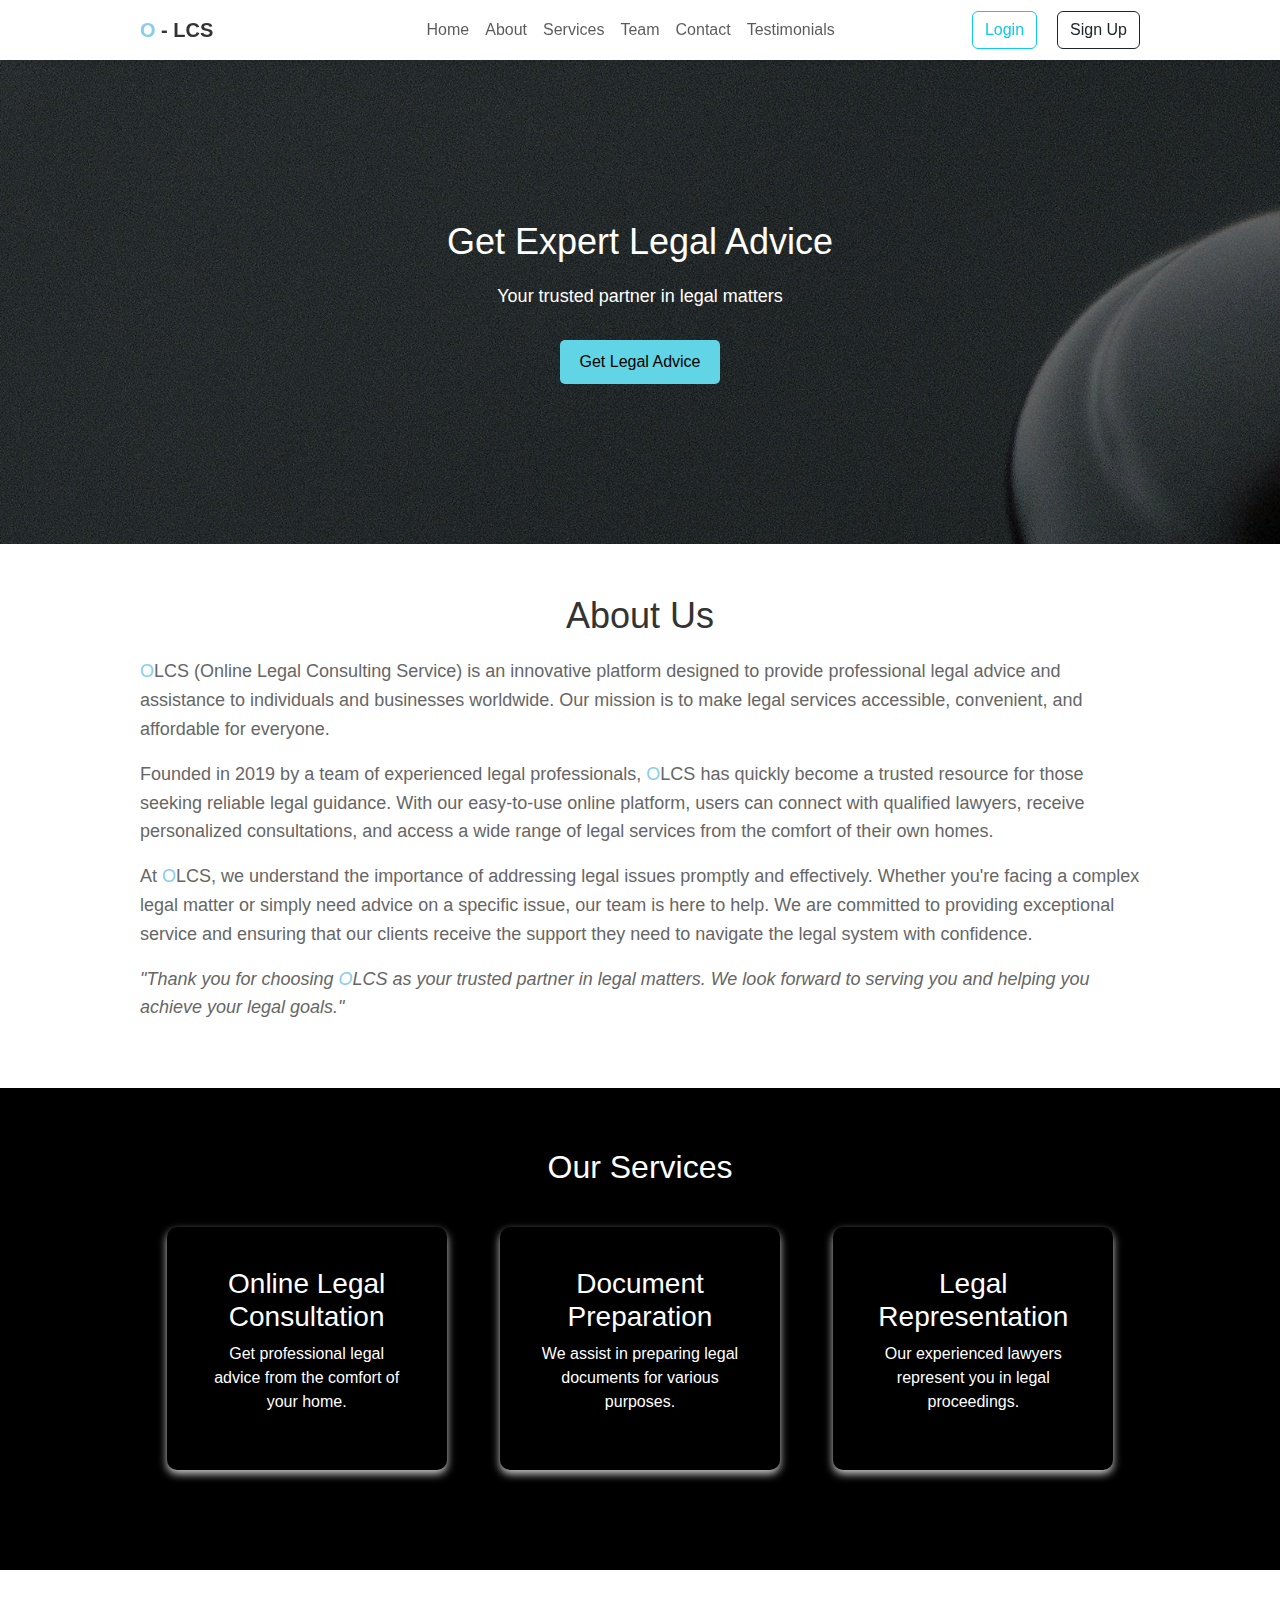
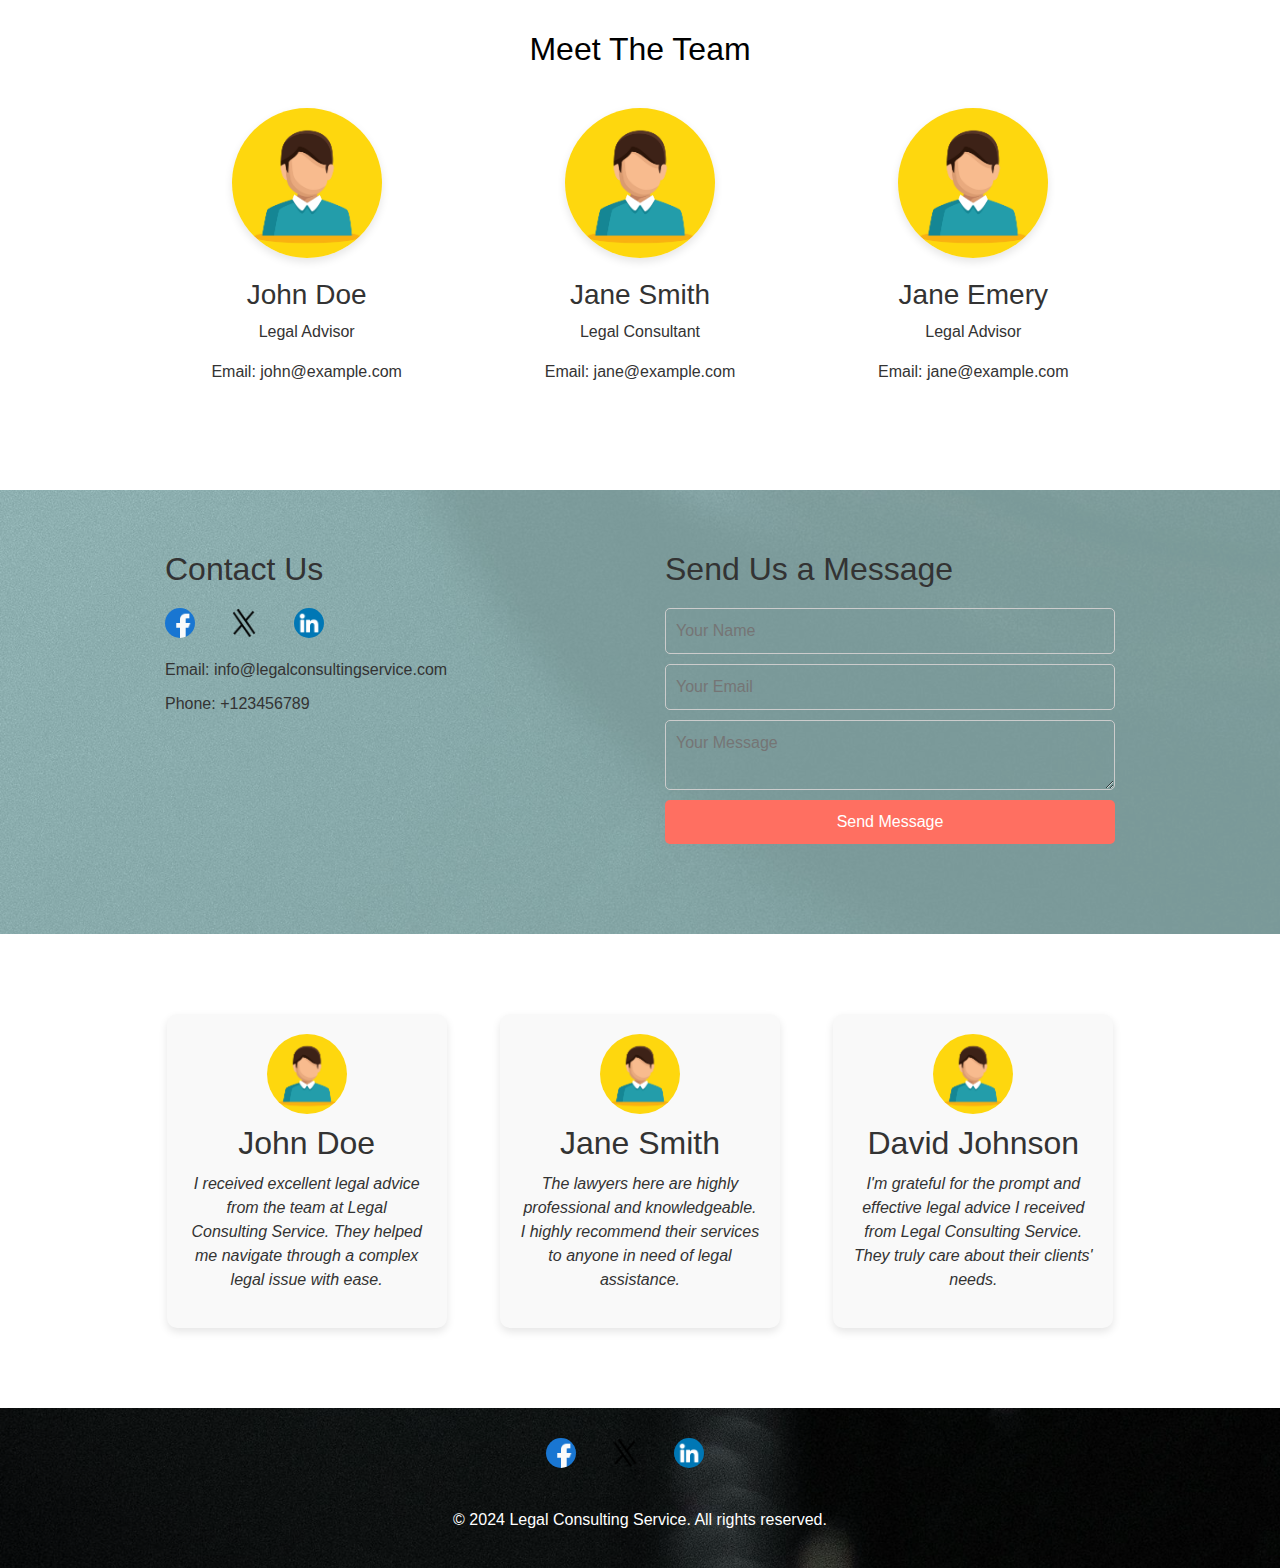
<file: index.html>
<!DOCTYPE html>
<html lang="en">
<head>
    <!-- Metadata and stylesheet links -->
    <meta charset="UTF-8">
    <meta name="viewport" content="width=device-width, initial-scale=1.0">
    <title>Legal Consulting Service</title>
    <link rel="stylesheet" type="text/css" href="bootstrap/css/bootstrap.min.css">
    <link rel="stylesheet" href="index.css">
</head>
<body>
    <header>
        <!-- Navigation bar -->
        <nav class="navbar navbar-expand-lg navbar-light bg-transparent">
            <div class="container">
                <!-- Brand logo -->
                <a class="navbar-brand" href="#"><span style="color: skyblue;">O</span> - LCS</a>
                <!-- Toggler button for mobile view -->
                <button class="navbar-toggler" type="button" data-toggle="collapse" data-target="#navbarNav" aria-controls="navbarNav" aria-expanded="false" aria-label="Toggle navigation">
                    <span class="navbar-toggler-icon"></span>
                </button>
                <!-- Navigation links -->
                <div class="collapse navbar-collapse" id="navbarNav" style="margin-left: 120px;">
                    <ul class="navbar-nav mx-auto">
                        <li class="nav-item">
                            <a class="nav-link" href="#home">Home</a>
                        </li>
                        <li class="nav-item">
                            <a class="nav-link" href="#about">About</a>
                        </li>
                        <li class="nav-item">
                            <a class="nav-link" href="#services">Services</a>
                        </li>
                        <li class="nav-item">
                            <a class="nav-link" href="#team">Team</a>
                        </li>
                        <li class="nav-item">
                            <a class="nav-link" href="#contact">Contact</a>
                        </li>
                        <li class="nav-item">
                            <a class="nav-link" href="#testimonials">Testimonials</a>
                        </li>
                    </ul>
                    <!-- Authentication buttons -->
                    <ul class="navbar-nav auth-buttons" style="margin-left: 60px;">
                        <li class="nav-item">
                            <a href="login/home.html"><button type="button" class="btn btn-outline-info">Login</button></a>
                        </li>
                        <li class="nav-item" style="margin-left: 20px;">
                            <a href="reg/index.html"><button type="button" class="btn btn-outline-dark">Sign Up</button></a>
                        </li>
                    </ul>
                </div>
            </div>
        </nav>
    </header>
    
    <!-- Hero section -->
    <section class="hero" id="home">
        <div class="container">
            <h1>Get Expert Legal Advice</h1>
            <p>Your trusted partner in legal matters</p>
            <a href="login/home.html" class="cta-btn">Get Legal Advice</a>
        </div>
    </section>
    
    <!-- About section -->
    <section class="about" id="about">
        <div class="container">
            <h2>About Us</h2>
            <p><span style="color: skyblue;">O</span>LCS (Online Legal Consulting Service) is an innovative platform designed to provide professional legal advice and assistance to individuals and businesses worldwide. Our mission is to make legal services accessible, convenient, and affordable for everyone.</p>
            <p>Founded in 2019 by a team of experienced legal professionals, <span style="color: skyblue;">O</span>LCS has quickly become a trusted resource for those seeking reliable legal guidance. With our easy-to-use online platform, users can connect with qualified lawyers, receive personalized consultations, and access a wide range of legal services from the comfort of their own homes.</p>
            <p>At <span style="color: skyblue;">O</span>LCS, we understand the importance of addressing legal issues promptly and effectively. Whether you're facing a complex legal matter or simply need advice on a specific issue, our team is here to help. We are committed to providing exceptional service and ensuring that our clients receive the support they need to navigate the legal system with confidence.</p>
            <p><i>"Thank you for choosing <span style="color: skyblue;">O</span>LCS as your trusted partner in legal matters. We look forward to serving you and helping you achieve your legal goals."</i></p>
        </div>
    </section>
    
    <!-- Services section -->
    <section class="services" id="services">
        <div class="container">
            <h2>Our Services</h2>
            <div class="service">
                <h3>Online Legal Consultation</h3>
                <p>Get professional legal advice from the comfort of your home.</p>
            </div>
            <div class="service">
                <h3>Document Preparation</h3>
                <p>We assist in preparing legal documents for various purposes.</p>
            </div>
            <div class="service">
                <h3>Legal Representation</h3>
                <p>Our experienced lawyers represent you in legal proceedings.</p>
            </div>
        </div>
    </section>
    
    <!-- Team section -->
    <section class="team" id="team">
        <div class="container">
            <h2>Meet The Team</h2>
            <div class="team-member">
                <img src="img/4.jpg" alt="Avatar">
                <h3>John Doe</h3>
                <p>Legal Advisor</p>
                <p>Email: john@example.com</p>
            </div>
            <div class="team-member">
                <img src="img/4.jpg" alt="Avatar">
                <h3>Jane Smith</h3>
                <p>Legal Consultant</p>
                <p>Email: jane@example.com</p>
            </div>
            <div class="team-member">
                <img src="img/4.jpg" alt="Avatar">
                <h3>Jane Emery</h3>
                <p>Legal Advisor</p>
                <p>Email: jane@example.com</p>
            </div>
        </div>
    </section>
    
    <!-- Contact section -->
    <section class="contact" id="contact">
        <div class="container">
            <div class="contact-info">
                <h2>Contact Us</h2>
                <!-- Social media links -->
                <div class="social-icons">
                    <a href="#"><img src="img/facebook.png" alt="Facebook"></a>
                    <a href="#"><img src="img/twitter.png" alt="Twitter"></a>
                    <a href="#"><img src="img/linkedin.png" alt="LinkedIn"></a>
                </div>
                <p>Email: info@legalconsultingservice.com</p>
                <p>Phone: +123456789</p>
            </div>
            <div class="contact-form">
                <h2>Send Us a Message</h2>
                <form action="#" method="post">
                    <input type="text" name="name" placeholder="Your Name" required>
                    <input type="email" name="email" placeholder="Your Email" required>
                    <textarea name="message" placeholder="Your Message" required></textarea>
                    <button type="submit">Send Message</button>
                </form>
            </div>
        </div>
    </section>
    
    <!-- Testimonials section -->
    <section class="testimonials" id="testimonials">
        <div class="container">
            <!-- Testimonials will be added dynamically by JavaScript -->
        </div>
    </section>
    
    <!-- Footer section -->
    <footer>
        <div class="container">
            <div class="social-icons">
                <a href="#"><img src="img/facebook.png" alt="Facebook"></a>
                <a href="#"><img src="img/twitter.png" alt="Twitter"></a>
                <a href="#"><img src="img/linkedin.png" alt="LinkedIn"></a>
            </div>
            <p class="copyright">© 2024 Legal Consulting Service. All rights reserved.</p>
        </div>
    </footer>
    <!-- JavaScript file -->
    <script src="index.js"></script>
</body>
</html>
</file>
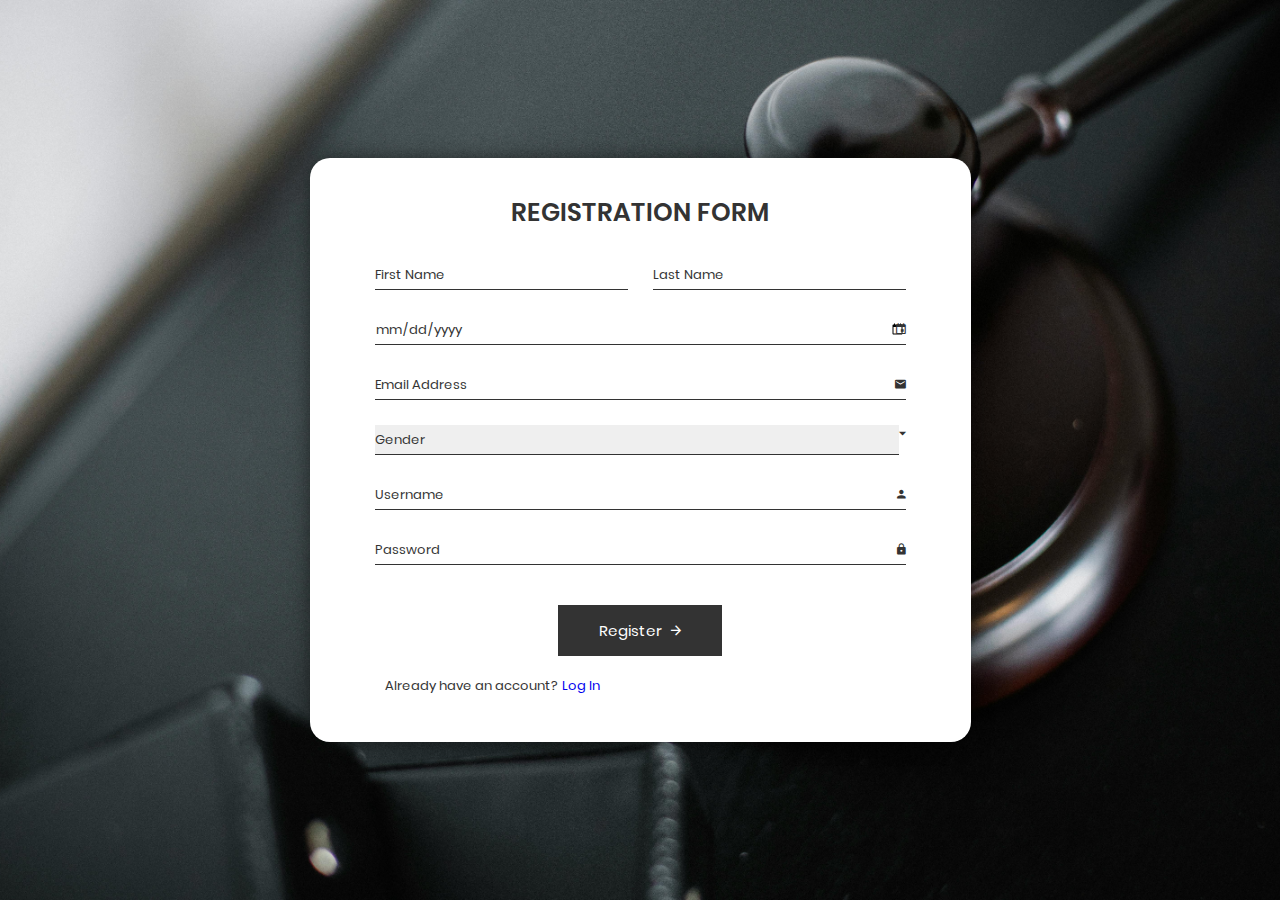
<file: reg/index.html>
<!DOCTYPE html>
<html>
<head>
    <meta charset="utf-8">
    <title>Register</title>
    <meta name="viewport" content="width=device-width, initial-scale=1.0">
    
    <!-- MATERIAL DESIGN ICONIC FONT -->
    <link rel="stylesheet" href="../fonts/material-design-iconic-font/css/material-design-iconic-font.min.css">

    <!-- STYLE CSS -->
    <link rel="stylesheet" href="style.css">
</head>
<body>
    <div class="wrapper">
        <div class="inner" style="padding-bottom: 0px; padding-top: 0px;">
            <!-- Registration Form -->
            <form id="registrationForm" action="register.php" method="POST">
                <h3>Registration Form</h3>
                
                <!-- First and Last Name Fields -->
                <div class="form-group">
                    <input type="text" name="firstname" placeholder="First Name" class="form-control" required>
                    <input type="text" name="lastname" placeholder="Last Name" class="form-control" required>
                </div>
                
                <!-- Birth Date Field -->
                <div class="form-wrapper">
                    <input type="date" name="birthDate" class="form-control" required>
                    <i class="zmdi zmdi-calendar"></i>
                </div>
                
                <!-- Email Field -->
                <div class="form-wrapper">
                    <input type="text" name="email" placeholder="Email Address" class="form-control" required>
                    <i class="zmdi zmdi-email"></i>
                    <span id="emailError" class="error"></span>
                </div>
                
                <!-- Gender Selection -->
                <div class="form-group">
                    <select name="gender" id="" class="form-control">
                        <option value="" disabled selected>Gender</option>
                        <option value="male">Male</option>
                        <option value="female">Female</option>
                    </select>
                    <i class="zmdi zmdi-caret-down" style="font-size: 17px"></i>
                </div>
                
                <!-- Username Field -->
                <div class="form-wrapper">
                    <input type="text" name="username" placeholder="Username" class="form-control" required>
                    <i class="zmdi zmdi-account"></i>
                    <span id="usernameError" class="error"></span>
                </div>
                
                <!-- Password Field -->
                <div class="form-wrapper">
                    <input type="password" name="password" placeholder="Password" class="form-control" required>
                    <i class="zmdi zmdi-lock"></i>
                </div>
                
                <!-- Register Button -->
                <button>Register
                    <i class="zmdi zmdi-arrow-right"></i>
                </button>
                
                <!-- Link to Login Page -->
                <p style="padding: 10px; margin-top: 10px;">
                    Already have an account? <a href="../login/home.html" style="text-decoration: none;">Log In</a>
                </p>
            </form>
        </div>
    </div>
</body>
</html>
</file>
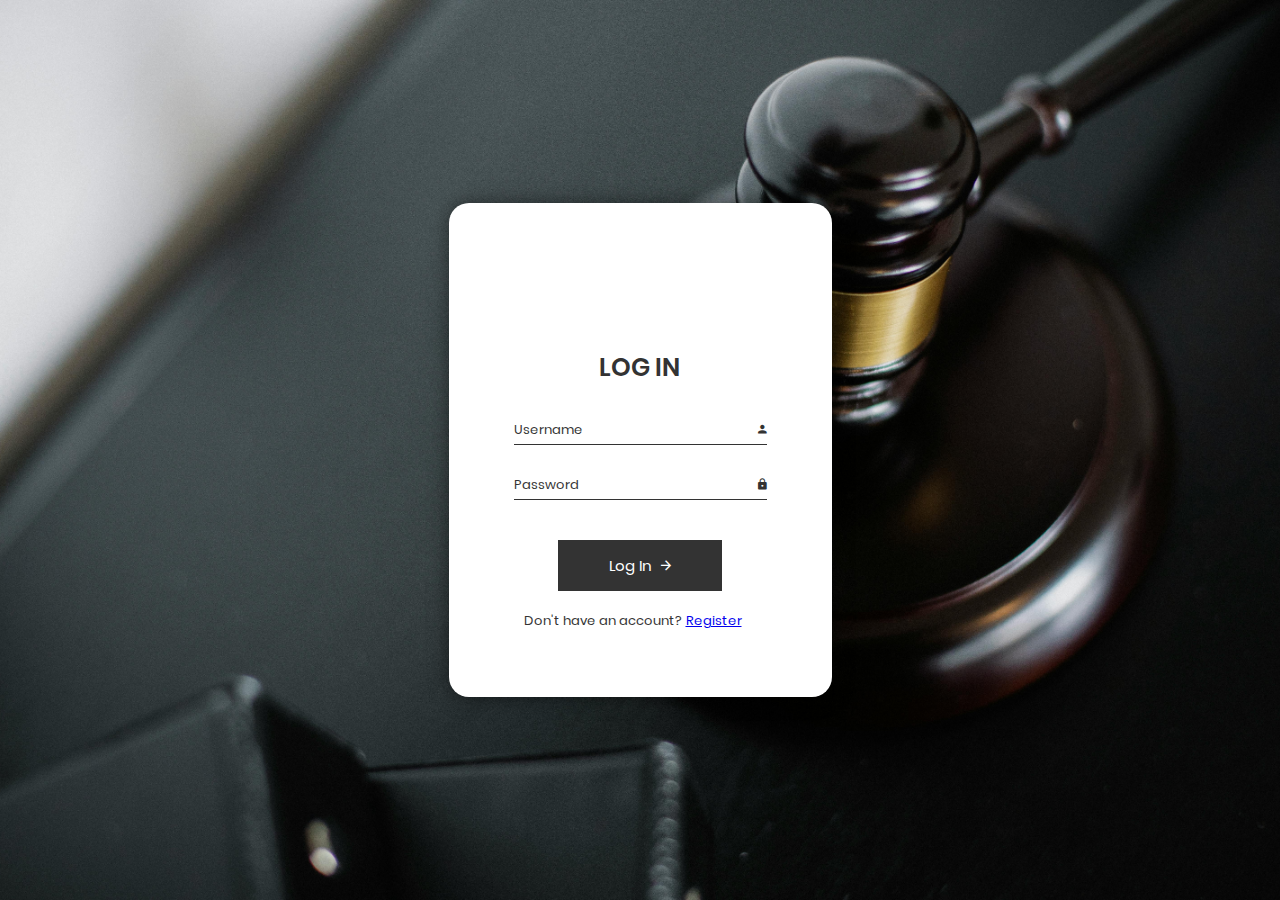
<file: login/home.html>
<!DOCTYPE html>
<html>
<head>
    <meta charset="utf-8">
    <title>Register</title>
    <meta name="viewport" content="width=device-width, initial-scale=1.0">
    
    <!-- MATERIAL DESIGN ICONIC FONT -->
    <link rel="stylesheet" href="../fonts/material-design-iconic-font/css/material-design-iconic-font.min.css">

    <!-- STYLE CSS -->
    <link rel="stylesheet" href="loginstyle.css">
</head>
<body>
    <div class="wrapper">
        <div class="inner">
            <form id="loginForm" action="login.php" method="POST" style="margin-top: 90px;">
                <h3>Log In</h3>
                <div class="form-wrapper">
                    <input id="usernameInput" type="text" name="Username" placeholder="Username" class="form-control" required>
                    <i class="zmdi zmdi-account"></i>
                </div>
                <div class="form-wrapper">
                    <input id="passwordInput" type="password" name="Password" placeholder="Password" class="form-control" required>
                    <i class="zmdi zmdi-lock"></i>
                </div>
                <button id="loginButton">Log In
                    <i class="zmdi zmdi-arrow-right"></i>
                </button>
                <p style="padding: 10px; margin-top: 10px;">Don't have an account? <a href="../reg/index.html">Register</a></p>
            </form>
        </div>
    </div>
</body>
</html>
</file>
<file: index.css>
/* General Styles */
* {
    margin: 0;
    padding: 0;
    box-sizing: border-box;
}

body {
    font-family: Arial, sans-serif;
    background-image: url('img/1.jpg');
    background-size: cover;
    background-position: center;
    color: #333333;
    margin-top: 60px; /* Adjust for the fixed navbar */
}

.container {
    width: 80%;
    margin: 0 auto;
}

/* Header Styles */
header {
    background-color: white;
    padding: 0;
    box-shadow: 0 2px 4px rgba(0, 0, 0, 0.1);
    position: fixed;
    width: 100%;
    top: 0;
}

.navbar {
    padding: 10px 0;
    background-color: white;
    box-shadow: none;
}

.navbar-brand {
    color: #333333;
    font-weight: bold;
}

.navbar-nav .nav-link {
    position: relative;
}

.navbar-nav .nav-link:hover {
    color: #000000;
    font-weight: bold;
}

.navbar-nav .nav-link:hover::after {
    content: "";
    position: absolute;
    bottom: 0;
    left: 0;
    width: 100%;
    height: 2px;
    background-color: #61d7ff;
    opacity: 0;
    transition: opacity 0.3s ease-in-out;
    animation: underline-fade 0.5s forwards;
}

@keyframes underline-fade {
    0% {
        opacity: 0;
        transform: translateY(10px);
    }
    100% {
        opacity: 1;
        transform: translateY(0);
    }
}

/* Hero Section Styles */
.hero {
    background-color: rgba(0, 0, 0, 0.5);
    color: #ffffff;
    text-align: center;
    padding: 160px 0;
}

.hero h1 {
    font-size: 36px;
    margin-bottom: 20px;
}

.hero p {
    font-size: 18px;
    margin-bottom: 30px;
}

.cta-btn {
    display: inline-block;
    padding: 10px 20px;
    background-color: #61d4e6;
    color: black;
    text-decoration: none;
    border-radius: 5px;
}

.cta-btn:hover {
    transform: scale(1.08);
    box-shadow: 0 8px 16px rgba(0, 0, 0, 0.2);
}
/* About Section */
.about {
    background-color: #ffffff;
    padding: 50px 0;
}

.about .container {
    display: flex;
    justify-content: center;
    align-items: center;
    flex-direction: column;
/*    text-align: center;*/
}

.about h2 {
    font-size: 36px;
    color: #333333;
    margin-bottom: 20px;
}

.about p {
    font-size: 18px;
    color: #666666;
    line-height: 1.6;
}

/* Services Section Styles */
.services {
    padding: 60px 0;
    background-color: black; /* 80% black */
}

.services .container {
    display: flex;
    flex-wrap: wrap; /* Allow items to wrap */
    justify-content: space-around;
    align-items: flex-start; /* Align items at the top */
}

.services h2 {
    width: 100%;
    text-align: center;
    margin-bottom: 40px;
    color: white; /* White text color */
}

.service {
    flex: 0 0 calc(30% - 20px); /* Adjust width to fit three cards on the same row */
    margin-bottom: 40px; /* Add margin between service cards */
    padding: 40px; /* Increase padding for larger cards */
    background-color: black; /* 20% other colors */
    border-radius: 10px;
    text-align: center;
    box-shadow: 0 4px 8px rgba(255, 255, 255, 0.8); /* Add box-shadow effect */
    transition: none; /* Remove hover effect */
    color: white; /* Text color */
}

.service h3 {
    color: white; /* Heading color */
}

.service p {
    color: white; /* Paragraph color */
}


/* team Section Styles */
.team {
    padding: 60px 0;
    background-color: white;
}
.team h2 {
    width: 100%;
    text-align: center;
    margin-bottom: 40px;
    color: black; /* White text color */
}

.team .container {
    display: flex;
    justify-content: space-around;
    align-items: flex-start; /* Align items at the top */
    flex-wrap: wrap; /* Allow items to wrap */
}

.team-member {
    text-align: center;
    margin-bottom: 30px; /* Add margin between team members */
}

.team-member img {
    width: 150px;
    height: 150px;
    border-radius: 50%;
    margin-bottom: 20px;
    box-shadow: 0 4px 8px rgba(0, 0, 0, 0.1);
    transition: transform 0.3s ease;
}

.team-member img:hover {
    transform: scale(1.1);
}

/* Contact Section Styles */
.contact {
    padding: 60px 0;
    background-color: rgba(204, 255, 255, 0.6);
}

.contact .container {
    display: flex;
    justify-content: space-around;
    align-items: flex-start;
    flex-wrap: wrap; /* Allow items to wrap */
}

.contact-info {
    flex: 0 0 45%;
    margin-bottom: 30px; /* Add margin between contact info and form */
}

.contact-info h2,
.contact-form h2 {
    margin-bottom: 20px;
}

.contact-info p {
    margin-bottom: 10px;
}

.contact-form {
    flex: 0 0 45%;
    margin-bottom: 30px; /* Add margin between contact info and form */
}

.contact-form form {
    display: flex;
    flex-direction: column;
}

.contact-form input,
.contact-form textarea {
    margin-bottom: 10px;
    padding: 10px;
    border: 1px solid #ccc;
    border-radius: 5px;
    background-color: transparent;
}

.contact-form button {
    padding: 10px 20px;
    background-color: #ff6f61;
    color: #ffffff;
    border: none;
    border-radius: 5px;
    cursor: pointer;
}

.contact-form button:hover {
    background-color: #e05041;
}

/* Testimonials Section Styles */
.testimonials {
    padding: 60px 0;
    background-color: #ffffff;
}
.testimonials .container {
    display: flex;
    flex-wrap: wrap; /* Allow testimonials to wrap */
    justify-content: space-around; /* Adjust spacing between testimonials */
}

.testimonial-card {
    flex: 0 0 calc(30% - 20px); /* Adjust width to fit three testimonials on the same row */
    margin: 20px; /* Add margin between testimonials */
    padding: 20px;
    background-color: #f9f9f9;
    border-radius: 10px;
    text-align: center;
    box-shadow: 0 4px 8px rgba(0, 0, 0, 0.1);
    transition: transform 0.3s ease;
}

.testimonial-card:hover {
    transform: translateY(-5px);
}

.testimonial-card .avatar {
    width: 80px;
    height: 80px;
    border-radius: 50%;
    margin: 0 auto 10px;
}

.testimonial-card h2 {
    margin-bottom: 10px;
}

.testimonial-card p {
    font-style: italic;
}

/* Footer Styles */
footer {
    background-color: rgba(0, 0, 0, 0.5);
    color: #ffffff;
    width: 100%;
    height: 100%;
    padding-bottom: 20px;
    padding-top: 10px;
    text-align: center;
    bottom: 0;
}

.social-icons {
    margin-top: 20px;
    padding-bottom: 20px;
}

.social-icons a {
    margin-right: 30px;
}

.social-icons img {
    width: 30px;
    height: 30px;
    border-radius: 50%;
    transition: transform 0.3s ease;
}

.social-icons img:hover {
    transform: scale(1.2);
}
.copyright{
    margin-top: 20px;
}
</file>
<file: reg/style.css>
@font-face {
  font-family: "Poppins-Regular";
  src: url("../fonts/poppins/Poppins-Regular.ttf");
}

@font-face {
  font-family: "Poppins-SemiBold";
  src: url("../fonts/poppins/Poppins-SemiBold.ttf");
}

* {
  box-sizing: border-box;
}

body {
  font-family: "Poppins-Regular";
  color: #333;
  font-size: 13px;
  margin: 0;
}

input, textarea, select, button {
  font-family: "Poppins-Regular";
  color: #333;
  font-size: 13px;
}

p, h1, h2, h3, h4, h5, h6, ul {
  margin: 0;
}

ul {
  padding-left: 0;
  margin-bottom: 0;
}

a:hover {
  text-decoration: none;
}

:focus {
  outline: none;
}

.wrapper {
  min-height: 100vh;
  background: url('../img/1.jpg') no-repeat;
  background-position: center;
  background-size: cover;
  display: flex;
  align-items: center;
}

.inner {
  padding: 20px;
  background: #fff;
  max-width: 850px;
  margin: auto;
  display: flex;
  border-radius: 20px;
  box-shadow: 0px 0px 20px rgba(0, 0, 0, 0.5); /* Add box shadow */
}

.inner form {
  width: 100%;
  padding: 36px 45px;
}

.inner h3 {
  text-transform: uppercase;
  font-size: 25px;
  font-family: "Poppins-SemiBold";
  text-align: center;
  margin-bottom: 28px;
}

.form-group {
  display: flex;
}

.form-group input {
  width: 50%;
}

.form-group input:first-child {
  margin-right: 25px;
}

.form-wrapper {
  position: relative;
}

.form-wrapper i {
  position: absolute;
  bottom: 9px;
  right: 0;
}

.form-control {
  border: 1px solid #333;
  border-top: none;
  border-right: none;
  border-left: none;
  display: block;
  width: 100%;
  height: 30px;
  padding: 0;
  margin-bottom: 25px;
}

.form-control::placeholder {
  font-size: 13px;
  color: #333;
  font-family: "Poppins-Regular";
}

select {
  -moz-appearance: none;
  -webkit-appearance: none;
  cursor: pointer;
  padding-left: 20px;
}

select option[value=""][disabled] {
  display: none;
}

button {
  border: none;
  width: 164px;
  height: 51px;
  margin: auto;
  margin-top: 40px;
  cursor: pointer;
  display: flex;
  align-items: center;
  justify-content: center;
  padding: 0;
  background: #333;
  font-size: 15px;
  color: #fff;
  vertical-align: middle;
}

button i {
  margin-left: 10px;
}

button:hover i,
button:focus i,
button:active i {
  animation-name: hvr-icon-wobble-horizontal;
  animation-duration: 1s;
  animation-timing-function: ease-in-out;
  animation-iteration-count: 1;
}

@keyframes hvr-icon-wobble-horizontal {
  16.65% {
    transform: translateX(6px);
  }
  33.3% {
    transform: translateX(-5px);
  }
  49.95% {
    transform: translateX(4px);
  }
  66.6% {
    transform: translateX(-2px);
  }
  83.25% {
    transform: translateX(1px);
  }
  100% {
    transform: translateX(0);
  }
}

@media (max-width: 767px) {
  .inner {
    display: block;
  }
  .inner form {
    width: 100%;
    padding: 40px 0 30px;
  }
  button {
    margin-top: 60px;
  }
}
</file>
<file: login/loginstyle.css>
@font-face {
  font-family: "Poppins-Regular";
  src: url("../fonts/poppins/Poppins-Regular.ttf");
}

@font-face {
  font-family: "Poppins-SemiBold";
  src: url("../fonts/poppins/Poppins-SemiBold.ttf");
}

* {
  box-sizing: border-box;
}

body {
  font-family: "Poppins-Regular";
  color: #333;
  font-size: 13px;
  margin: 0;
}

input, textarea, button {
  font-family: "Poppins-Regular";
  color: #333;
  font-size: 13px;
}

p, h1, h2, h3, h4, h5, h6, ul {
  margin: 0;
}
a:hover {
  text-decoration: none;
}

:focus {
  outline: none;
}

.wrapper {
  min-height: 100vh;
  background: url('../img/1.jpg') no-repeat;
  background-position: center;
  background-size: cover;
  display: flex;
  align-items: center;
}

.inner {
  padding: 20px;
  background: #fff;
  max-width: 850px;
  margin: auto;
  display: flex;
  border-radius: 20px;
  box-shadow: 0px 0px 20px rgba(0, 0, 0, 0.5); /* Add box shadow */
}

.inner form {
  width: 100%;
  padding: 36px 45px;
}

.inner h3 {
  text-transform: uppercase;
  font-size: 25px;
  font-family: "Poppins-SemiBold";
  text-align: center;
  margin-bottom: 28px;
}

.form-wrapper {
  position: relative;
}

.form-wrapper i {
  position: absolute;
  bottom: 9px;
  right: 0;
}

.form-control {
  border: 1px solid #333;
  border-top: none;
  border-right: none;
  border-left: none;
  display: block;
  width: 100%;
  height: 30px;
  padding: 0;
  margin-bottom: 25px;
}

.form-control::placeholder {
  font-size: 13px;
  color: #333;
  font-family: "Poppins-Regular";
}

button {
  border: none;
  width: 164px;
  height: 51px;
  margin: auto;
  margin-top: 40px;
  cursor: pointer;
  display: flex;
  align-items: center;
  justify-content: center;
  padding: 0;
  background: #333;
  font-size: 15px;
  color: #fff;
  vertical-align: middle;
}

button i {
  margin-left: 10px;
}

button:hover i,
button:focus i,
button:active i {
  animation-name: hvr-icon-wobble-horizontal;
  animation-duration: 1s;
  animation-timing-function: ease-in-out;
  animation-iteration-count: 1;
}

@keyframes hvr-icon-wobble-horizontal {
  16.65% {
    transform: translateX(6px);
  }
  33.3% {
    transform: translateX(-5px);
  }
  49.95% {
    transform: translateX(4px);
  }
  66.6% {
    transform: translateX(-2px);
  }
  83.25% {
    transform: translateX(1px);
  }
  100% {
    transform: translateX(0);
  }
}

@media (max-width: 767px) {
  .inner {
    display: block;
  }
  .inner form {
    width: 100%;
    padding: 40px 0 30px;
  }
  button {
    margin-top: 60px;
  }
}
</file>
<file: fonts/material-design-iconic-font/css/material-design-iconic-font.min.css>
@font-face{font-family:Material-Design-Iconic-Font;src:url(../fonts/Material-Design-Iconic-Font.woff2?v=2.2.0) format('woff2'),url(../fonts/Material-Design-Iconic-Font.woff?v=2.2.0) format('woff'),url(../fonts/Material-Design-Iconic-Font.ttf?v=2.2.0) format('truetype')}.zmdi{display:inline-block;font:normal normal normal 14px/1 'Material-Design-Iconic-Font';font-size:inherit;text-rendering:auto;-webkit-font-smoothing:antialiased;-moz-osx-font-smoothing:grayscale}.zmdi-hc-lg{font-size:1.33333333em;line-height:.75em;vertical-align:-15%}.zmdi-hc-2x{font-size:2em}.zmdi-hc-3x{font-size:3em}.zmdi-hc-4x{font-size:4em}.zmdi-hc-5x{font-size:5em}.zmdi-hc-fw{width:1.28571429em;text-align:center}.zmdi-hc-ul{padding-left:0;margin-left:2.14285714em;list-style-type:none}.zmdi-hc-ul>li{position:relative}.zmdi-hc-li{position:absolute;left:-2.14285714em;width:2.14285714em;top:.14285714em;text-align:center}.zmdi-hc-li.zmdi-hc-lg{left:-1.85714286em}.zmdi-hc-border{padding:.1em .25em;border:solid .1em #9e9e9e;border-radius:2px}.zmdi-hc-border-circle{padding:.1em .25em;border:solid .1em #9e9e9e;border-radius:50%}.zmdi.pull-left{float:left;margin-right:.15em}.zmdi.pull-right{float:right;margin-left:.15em}.zmdi-hc-spin{-webkit-animation:zmdi-spin 1.5s infinite linear;animation:zmdi-spin 1.5s infinite linear}.zmdi-hc-spin-reverse{-webkit-animation:zmdi-spin-reverse 1.5s infinite linear;animation:zmdi-spin-reverse 1.5s infinite linear}@-webkit-keyframes zmdi-spin{0%{-webkit-transform:rotate(0deg);transform:rotate(0deg)}100%{-webkit-transform:rotate(359deg);transform:rotate(359deg)}}@keyframes zmdi-spin{0%{-webkit-transform:rotate(0deg);transform:rotate(0deg)}100%{-webkit-transform:rotate(359deg);transform:rotate(359deg)}}@-webkit-keyframes zmdi-spin-reverse{0%{-webkit-transform:rotate(0deg);transform:rotate(0deg)}100%{-webkit-transform:rotate(-359deg);transform:rotate(-359deg)}}@keyframes zmdi-spin-reverse{0%{-webkit-transform:rotate(0deg);transform:rotate(0deg)}100%{-webkit-transform:rotate(-359deg);transform:rotate(-359deg)}}.zmdi-hc-rotate-90{-webkit-transform:rotate(90deg);-ms-transform:rotate(90deg);transform:rotate(90deg)}.zmdi-hc-rotate-180{-webkit-transform:rotate(180deg);-ms-transform:rotate(180deg);transform:rotate(180deg)}.zmdi-hc-rotate-270{-webkit-transform:rotate(270deg);-ms-transform:rotate(270deg);transform:rotate(270deg)}.zmdi-hc-flip-horizontal{-webkit-transform:scale(-1,1);-ms-transform:scale(-1,1);transform:scale(-1,1)}.zmdi-hc-flip-vertical{-webkit-transform:scale(1,-1);-ms-transform:scale(1,-1);transform:scale(1,-1)}.zmdi-hc-stack{position:relative;display:inline-block;width:2em;height:2em;line-height:2em;vertical-align:middle}.zmdi-hc-stack-1x,.zmdi-hc-stack-2x{position:absolute;left:0;width:100%;text-align:center}.zmdi-hc-stack-1x{line-height:inherit}.zmdi-hc-stack-2x{font-size:2em}.zmdi-hc-inverse{color:#fff}.zmdi-3d-rotation:before{content:'\f101'}.zmdi-airplane-off:before{content:'\f102'}.zmdi-airplane:before{content:'\f103'}.zmdi-album:before{content:'\f104'}.zmdi-archive:before{content:'\f105'}.zmdi-assignment-account:before{content:'\f106'}.zmdi-assignment-alert:before{content:'\f107'}.zmdi-assignment-check:before{content:'\f108'}.zmdi-assignment-o:before{content:'\f109'}.zmdi-assignment-return:before{content:'\f10a'}.zmdi-assignment-returned:before{content:'\f10b'}.zmdi-assignment:before{content:'\f10c'}.zmdi-attachment-alt:before{content:'\f10d'}.zmdi-attachment:before{content:'\f10e'}.zmdi-audio:before{content:'\f10f'}.zmdi-badge-check:before{content:'\f110'}.zmdi-balance-wallet:before{content:'\f111'}.zmdi-balance:before{content:'\f112'}.zmdi-battery-alert:before{content:'\f113'}.zmdi-battery-flash:before{content:'\f114'}.zmdi-battery-unknown:before{content:'\f115'}.zmdi-battery:before{content:'\f116'}.zmdi-bike:before{content:'\f117'}.zmdi-block-alt:before{content:'\f118'}.zmdi-block:before{content:'\f119'}.zmdi-boat:before{content:'\f11a'}.zmdi-book-image:before{content:'\f11b'}.zmdi-book:before{content:'\f11c'}.zmdi-bookmark-outline:before{content:'\f11d'}.zmdi-bookmark:before{content:'\f11e'}.zmdi-brush:before{content:'\f11f'}.zmdi-bug:before{content:'\f120'}.zmdi-bus:before{content:'\f121'}.zmdi-cake:before{content:'\f122'}.zmdi-car-taxi:before{content:'\f123'}.zmdi-car-wash:before{content:'\f124'}.zmdi-car:before{content:'\f125'}.zmdi-card-giftcard:before{content:'\f126'}.zmdi-card-membership:before{content:'\f127'}.zmdi-card-travel:before{content:'\f128'}.zmdi-card:before{content:'\f129'}.zmdi-case-check:before{content:'\f12a'}.zmdi-case-download:before{content:'\f12b'}.zmdi-case-play:before{content:'\f12c'}.zmdi-case:before{content:'\f12d'}.zmdi-cast-connected:before{content:'\f12e'}.zmdi-cast:before{content:'\f12f'}.zmdi-chart-donut:before{content:'\f130'}.zmdi-chart:before{content:'\f131'}.zmdi-city-alt:before{content:'\f132'}.zmdi-city:before{content:'\f133'}.zmdi-close-circle-o:before{content:'\f134'}.zmdi-close-circle:before{content:'\f135'}.zmdi-close:before{content:'\f136'}.zmdi-cocktail:before{content:'\f137'}.zmdi-code-setting:before{content:'\f138'}.zmdi-code-smartphone:before{content:'\f139'}.zmdi-code:before{content:'\f13a'}.zmdi-coffee:before{content:'\f13b'}.zmdi-collection-bookmark:before{content:'\f13c'}.zmdi-collection-case-play:before{content:'\f13d'}.zmdi-collection-folder-image:before{content:'\f13e'}.zmdi-collection-image-o:before{content:'\f13f'}.zmdi-collection-image:before{content:'\f140'}.zmdi-collection-item-1:before{content:'\f141'}.zmdi-collection-item-2:before{content:'\f142'}.zmdi-collection-item-3:before{content:'\f143'}.zmdi-collection-item-4:before{content:'\f144'}.zmdi-collection-item-5:before{content:'\f145'}.zmdi-collection-item-6:before{content:'\f146'}.zmdi-collection-item-7:before{content:'\f147'}.zmdi-collection-item-8:before{content:'\f148'}.zmdi-collection-item-9-plus:before{content:'\f149'}.zmdi-collection-item-9:before{content:'\f14a'}.zmdi-collection-item:before{content:'\f14b'}.zmdi-collection-music:before{content:'\f14c'}.zmdi-collection-pdf:before{content:'\f14d'}.zmdi-collection-plus:before{content:'\f14e'}.zmdi-collection-speaker:before{content:'\f14f'}.zmdi-collection-text:before{content:'\f150'}.zmdi-collection-video:before{content:'\f151'}.zmdi-compass:before{content:'\f152'}.zmdi-cutlery:before{content:'\f153'}.zmdi-delete:before{content:'\f154'}.zmdi-dialpad:before{content:'\f155'}.zmdi-dns:before{content:'\f156'}.zmdi-drink:before{content:'\f157'}.zmdi-edit:before{content:'\f158'}.zmdi-email-open:before{content:'\f159'}.zmdi-email:before{content:'\f15a'}.zmdi-eye-off:before{content:'\f15b'}.zmdi-eye:before{content:'\f15c'}.zmdi-eyedropper:before{content:'\f15d'}.zmdi-favorite-outline:before{content:'\f15e'}.zmdi-favorite:before{content:'\f15f'}.zmdi-filter-list:before{content:'\f160'}.zmdi-fire:before{content:'\f161'}.zmdi-flag:before{content:'\f162'}.zmdi-flare:before{content:'\f163'}.zmdi-flash-auto:before{content:'\f164'}.zmdi-flash-off:before{content:'\f165'}.zmdi-flash:before{content:'\f166'}.zmdi-flip:before{content:'\f167'}.zmdi-flower-alt:before{content:'\f168'}.zmdi-flower:before{content:'\f169'}.zmdi-font:before{content:'\f16a'}.zmdi-fullscreen-alt:before{content:'\f16b'}.zmdi-fullscreen-exit:before{content:'\f16c'}.zmdi-fullscreen:before{content:'\f16d'}.zmdi-functions:before{content:'\f16e'}.zmdi-gas-station:before{content:'\f16f'}.zmdi-gesture:before{content:'\f170'}.zmdi-globe-alt:before{content:'\f171'}.zmdi-globe-lock:before{content:'\f172'}.zmdi-globe:before{content:'\f173'}.zmdi-graduation-cap:before{content:'\f174'}.zmdi-home:before{content:'\f175'}.zmdi-hospital-alt:before{content:'\f176'}.zmdi-hospital:before{content:'\f177'}.zmdi-hotel:before{content:'\f178'}.zmdi-hourglass-alt:before{content:'\f179'}.zmdi-hourglass-outline:before{content:'\f17a'}.zmdi-hourglass:before{content:'\f17b'}.zmdi-http:before{content:'\f17c'}.zmdi-image-alt:before{content:'\f17d'}.zmdi-image-o:before{content:'\f17e'}.zmdi-image:before{content:'\f17f'}.zmdi-inbox:before{content:'\f180'}.zmdi-invert-colors-off:before{content:'\f181'}.zmdi-invert-colors:before{content:'\f182'}.zmdi-key:before{content:'\f183'}.zmdi-label-alt-outline:before{content:'\f184'}.zmdi-label-alt:before{content:'\f185'}.zmdi-label-heart:before{content:'\f186'}.zmdi-label:before{content:'\f187'}.zmdi-labels:before{content:'\f188'}.zmdi-lamp:before{content:'\f189'}.zmdi-landscape:before{content:'\f18a'}.zmdi-layers-off:before{content:'\f18b'}.zmdi-layers:before{content:'\f18c'}.zmdi-library:before{content:'\f18d'}.zmdi-link:before{content:'\f18e'}.zmdi-lock-open:before{content:'\f18f'}.zmdi-lock-outline:before{content:'\f190'}.zmdi-lock:before{content:'\f191'}.zmdi-mail-reply-all:before{content:'\f192'}.zmdi-mail-reply:before{content:'\f193'}.zmdi-mail-send:before{content:'\f194'}.zmdi-mall:before{content:'\f195'}.zmdi-map:before{content:'\f196'}.zmdi-menu:before{content:'\f197'}.zmdi-money-box:before{content:'\f198'}.zmdi-money-off:before{content:'\f199'}.zmdi-money:before{content:'\f19a'}.zmdi-more-vert:before{content:'\f19b'}.zmdi-more:before{content:'\f19c'}.zmdi-movie-alt:before{content:'\f19d'}.zmdi-movie:before{content:'\f19e'}.zmdi-nature-people:before{content:'\f19f'}.zmdi-nature:before{content:'\f1a0'}.zmdi-navigation:before{content:'\f1a1'}.zmdi-open-in-browser:before{content:'\f1a2'}.zmdi-open-in-new:before{content:'\f1a3'}.zmdi-palette:before{content:'\f1a4'}.zmdi-parking:before{content:'\f1a5'}.zmdi-pin-account:before{content:'\f1a6'}.zmdi-pin-assistant:before{content:'\f1a7'}.zmdi-pin-drop:before{content:'\f1a8'}.zmdi-pin-help:before{content:'\f1a9'}.zmdi-pin-off:before{content:'\f1aa'}.zmdi-pin:before{content:'\f1ab'}.zmdi-pizza:before{content:'\f1ac'}.zmdi-plaster:before{content:'\f1ad'}.zmdi-power-setting:before{content:'\f1ae'}.zmdi-power:before{content:'\f1af'}.zmdi-print:before{content:'\f1b0'}.zmdi-puzzle-piece:before{content:'\f1b1'}.zmdi-quote:before{content:'\f1b2'}.zmdi-railway:before{content:'\f1b3'}.zmdi-receipt:before{content:'\f1b4'}.zmdi-refresh-alt:before{content:'\f1b5'}.zmdi-refresh-sync-alert:before{content:'\f1b6'}.zmdi-refresh-sync-off:before{content:'\f1b7'}.zmdi-refresh-sync:before{content:'\f1b8'}.zmdi-refresh:before{content:'\f1b9'}.zmdi-roller:before{content:'\f1ba'}.zmdi-ruler:before{content:'\f1bb'}.zmdi-scissors:before{content:'\f1bc'}.zmdi-screen-rotation-lock:before{content:'\f1bd'}.zmdi-screen-rotation:before{content:'\f1be'}.zmdi-search-for:before{content:'\f1bf'}.zmdi-search-in-file:before{content:'\f1c0'}.zmdi-search-in-page:before{content:'\f1c1'}.zmdi-search-replace:before{content:'\f1c2'}.zmdi-search:before{content:'\f1c3'}.zmdi-seat:before{content:'\f1c4'}.zmdi-settings-square:before{content:'\f1c5'}.zmdi-settings:before{content:'\f1c6'}.zmdi-shield-check:before{content:'\f1c7'}.zmdi-shield-security:before{content:'\f1c8'}.zmdi-shopping-basket:before{content:'\f1c9'}.zmdi-shopping-cart-plus:before{content:'\f1ca'}.zmdi-shopping-cart:before{content:'\f1cb'}.zmdi-sign-in:before{content:'\f1cc'}.zmdi-sort-amount-asc:before{content:'\f1cd'}.zmdi-sort-amount-desc:before{content:'\f1ce'}.zmdi-sort-asc:before{content:'\f1cf'}.zmdi-sort-desc:before{content:'\f1d0'}.zmdi-spellcheck:before{content:'\f1d1'}.zmdi-storage:before{content:'\f1d2'}.zmdi-store-24:before{content:'\f1d3'}.zmdi-store:before{content:'\f1d4'}.zmdi-subway:before{content:'\f1d5'}.zmdi-sun:before{content:'\f1d6'}.zmdi-tab-unselected:before{content:'\f1d7'}.zmdi-tab:before{content:'\f1d8'}.zmdi-tag-close:before{content:'\f1d9'}.zmdi-tag-more:before{content:'\f1da'}.zmdi-tag:before{content:'\f1db'}.zmdi-thumb-down:before{content:'\f1dc'}.zmdi-thumb-up-down:before{content:'\f1dd'}.zmdi-thumb-up:before{content:'\f1de'}.zmdi-ticket-star:before{content:'\f1df'}.zmdi-toll:before{content:'\f1e0'}.zmdi-toys:before{content:'\f1e1'}.zmdi-traffic:before{content:'\f1e2'}.zmdi-translate:before{content:'\f1e3'}.zmdi-triangle-down:before{content:'\f1e4'}.zmdi-triangle-up:before{content:'\f1e5'}.zmdi-truck:before{content:'\f1e6'}.zmdi-turning-sign:before{content:'\f1e7'}.zmdi-wallpaper:before{content:'\f1e8'}.zmdi-washing-machine:before{content:'\f1e9'}.zmdi-window-maximize:before{content:'\f1ea'}.zmdi-window-minimize:before{content:'\f1eb'}.zmdi-window-restore:before{content:'\f1ec'}.zmdi-wrench:before{content:'\f1ed'}.zmdi-zoom-in:before{content:'\f1ee'}.zmdi-zoom-out:before{content:'\f1ef'}.zmdi-alert-circle-o:before{content:'\f1f0'}.zmdi-alert-circle:before{content:'\f1f1'}.zmdi-alert-octagon:before{content:'\f1f2'}.zmdi-alert-polygon:before{content:'\f1f3'}.zmdi-alert-triangle:before{content:'\f1f4'}.zmdi-help-outline:before{content:'\f1f5'}.zmdi-help:before{content:'\f1f6'}.zmdi-info-outline:before{content:'\f1f7'}.zmdi-info:before{content:'\f1f8'}.zmdi-notifications-active:before{content:'\f1f9'}.zmdi-notifications-add:before{content:'\f1fa'}.zmdi-notifications-none:before{content:'\f1fb'}.zmdi-notifications-off:before{content:'\f1fc'}.zmdi-notifications-paused:before{content:'\f1fd'}.zmdi-notifications:before{content:'\f1fe'}.zmdi-account-add:before{content:'\f1ff'}.zmdi-account-box-mail:before{content:'\f200'}.zmdi-account-box-o:before{content:'\f201'}.zmdi-account-box-phone:before{content:'\f202'}.zmdi-account-box:before{content:'\f203'}.zmdi-account-calendar:before{content:'\f204'}.zmdi-account-circle:before{content:'\f205'}.zmdi-account-o:before{content:'\f206'}.zmdi-account:before{content:'\f207'}.zmdi-accounts-add:before{content:'\f208'}.zmdi-accounts-alt:before{content:'\f209'}.zmdi-accounts-list-alt:before{content:'\f20a'}.zmdi-accounts-list:before{content:'\f20b'}.zmdi-accounts-outline:before{content:'\f20c'}.zmdi-accounts:before{content:'\f20d'}.zmdi-face:before{content:'\f20e'}.zmdi-female:before{content:'\f20f'}.zmdi-male-alt:before{content:'\f210'}.zmdi-male-female:before{content:'\f211'}.zmdi-male:before{content:'\f212'}.zmdi-mood-bad:before{content:'\f213'}.zmdi-mood:before{content:'\f214'}.zmdi-run:before{content:'\f215'}.zmdi-walk:before{content:'\f216'}.zmdi-cloud-box:before{content:'\f217'}.zmdi-cloud-circle:before{content:'\f218'}.zmdi-cloud-done:before{content:'\f219'}.zmdi-cloud-download:before{content:'\f21a'}.zmdi-cloud-off:before{content:'\f21b'}.zmdi-cloud-outline-alt:before{content:'\f21c'}.zmdi-cloud-outline:before{content:'\f21d'}.zmdi-cloud-upload:before{content:'\f21e'}.zmdi-cloud:before{content:'\f21f'}.zmdi-download:before{content:'\f220'}.zmdi-file-plus:before{content:'\f221'}.zmdi-file-text:before{content:'\f222'}.zmdi-file:before{content:'\f223'}.zmdi-folder-outline:before{content:'\f224'}.zmdi-folder-person:before{content:'\f225'}.zmdi-folder-star-alt:before{content:'\f226'}.zmdi-folder-star:before{content:'\f227'}.zmdi-folder:before{content:'\f228'}.zmdi-gif:before{content:'\f229'}.zmdi-upload:before{content:'\f22a'}.zmdi-border-all:before{content:'\f22b'}.zmdi-border-bottom:before{content:'\f22c'}.zmdi-border-clear:before{content:'\f22d'}.zmdi-border-color:before{content:'\f22e'}.zmdi-border-horizontal:before{content:'\f22f'}.zmdi-border-inner:before{content:'\f230'}.zmdi-border-left:before{content:'\f231'}.zmdi-border-outer:before{content:'\f232'}.zmdi-border-right:before{content:'\f233'}.zmdi-border-style:before{content:'\f234'}.zmdi-border-top:before{content:'\f235'}.zmdi-border-vertical:before{content:'\f236'}.zmdi-copy:before{content:'\f237'}.zmdi-crop:before{content:'\f238'}.zmdi-format-align-center:before{content:'\f239'}.zmdi-format-align-justify:before{content:'\f23a'}.zmdi-format-align-left:before{content:'\f23b'}.zmdi-format-align-right:before{content:'\f23c'}.zmdi-format-bold:before{content:'\f23d'}.zmdi-format-clear-all:before{content:'\f23e'}.zmdi-format-clear:before{content:'\f23f'}.zmdi-format-color-fill:before{content:'\f240'}.zmdi-format-color-reset:before{content:'\f241'}.zmdi-format-color-text:before{content:'\f242'}.zmdi-format-indent-decrease:before{content:'\f243'}.zmdi-format-indent-increase:before{content:'\f244'}.zmdi-format-italic:before{content:'\f245'}.zmdi-format-line-spacing:before{content:'\f246'}.zmdi-format-list-bulleted:before{content:'\f247'}.zmdi-format-list-numbered:before{content:'\f248'}.zmdi-format-ltr:before{content:'\f249'}.zmdi-format-rtl:before{content:'\f24a'}.zmdi-format-size:before{content:'\f24b'}.zmdi-format-strikethrough-s:before{content:'\f24c'}.zmdi-format-strikethrough:before{content:'\f24d'}.zmdi-format-subject:before{content:'\f24e'}.zmdi-format-underlined:before{content:'\f24f'}.zmdi-format-valign-bottom:before{content:'\f250'}.zmdi-format-valign-center:before{content:'\f251'}.zmdi-format-valign-top:before{content:'\f252'}.zmdi-redo:before{content:'\f253'}.zmdi-select-all:before{content:'\f254'}.zmdi-space-bar:before{content:'\f255'}.zmdi-text-format:before{content:'\f256'}.zmdi-transform:before{content:'\f257'}.zmdi-undo:before{content:'\f258'}.zmdi-wrap-text:before{content:'\f259'}.zmdi-comment-alert:before{content:'\f25a'}.zmdi-comment-alt-text:before{content:'\f25b'}.zmdi-comment-alt:before{content:'\f25c'}.zmdi-comment-edit:before{content:'\f25d'}.zmdi-comment-image:before{content:'\f25e'}.zmdi-comment-list:before{content:'\f25f'}.zmdi-comment-more:before{content:'\f260'}.zmdi-comment-outline:before{content:'\f261'}.zmdi-comment-text-alt:before{content:'\f262'}.zmdi-comment-text:before{content:'\f263'}.zmdi-comment-video:before{content:'\f264'}.zmdi-comment:before{content:'\f265'}.zmdi-comments:before{content:'\f266'}.zmdi-check-all:before{content:'\f267'}.zmdi-check-circle-u:before{content:'\f268'}.zmdi-check-circle:before{content:'\f269'}.zmdi-check-square:before{content:'\f26a'}.zmdi-check:before{content:'\f26b'}.zmdi-circle-o:before{content:'\f26c'}.zmdi-circle:before{content:'\f26d'}.zmdi-dot-circle-alt:before{content:'\f26e'}.zmdi-dot-circle:before{content:'\f26f'}.zmdi-minus-circle-outline:before{content:'\f270'}.zmdi-minus-circle:before{content:'\f271'}.zmdi-minus-square:before{content:'\f272'}.zmdi-minus:before{content:'\f273'}.zmdi-plus-circle-o-duplicate:before{content:'\f274'}.zmdi-plus-circle-o:before{content:'\f275'}.zmdi-plus-circle:before{content:'\f276'}.zmdi-plus-square:before{content:'\f277'}.zmdi-plus:before{content:'\f278'}.zmdi-square-o:before{content:'\f279'}.zmdi-star-circle:before{content:'\f27a'}.zmdi-star-half:before{content:'\f27b'}.zmdi-star-outline:before{content:'\f27c'}.zmdi-star:before{content:'\f27d'}.zmdi-bluetooth-connected:before{content:'\f27e'}.zmdi-bluetooth-off:before{content:'\f27f'}.zmdi-bluetooth-search:before{content:'\f280'}.zmdi-bluetooth-setting:before{content:'\f281'}.zmdi-bluetooth:before{content:'\f282'}.zmdi-camera-add:before{content:'\f283'}.zmdi-camera-alt:before{content:'\f284'}.zmdi-camera-bw:before{content:'\f285'}.zmdi-camera-front:before{content:'\f286'}.zmdi-camera-mic:before{content:'\f287'}.zmdi-camera-party-mode:before{content:'\f288'}.zmdi-camera-rear:before{content:'\f289'}.zmdi-camera-roll:before{content:'\f28a'}.zmdi-camera-switch:before{content:'\f28b'}.zmdi-camera:before{content:'\f28c'}.zmdi-card-alert:before{content:'\f28d'}.zmdi-card-off:before{content:'\f28e'}.zmdi-card-sd:before{content:'\f28f'}.zmdi-card-sim:before{content:'\f290'}.zmdi-desktop-mac:before{content:'\f291'}.zmdi-desktop-windows:before{content:'\f292'}.zmdi-device-hub:before{content:'\f293'}.zmdi-devices-off:before{content:'\f294'}.zmdi-devices:before{content:'\f295'}.zmdi-dock:before{content:'\f296'}.zmdi-floppy:before{content:'\f297'}.zmdi-gamepad:before{content:'\f298'}.zmdi-gps-dot:before{content:'\f299'}.zmdi-gps-off:before{content:'\f29a'}.zmdi-gps:before{content:'\f29b'}.zmdi-headset-mic:before{content:'\f29c'}.zmdi-headset:before{content:'\f29d'}.zmdi-input-antenna:before{content:'\f29e'}.zmdi-input-composite:before{content:'\f29f'}.zmdi-input-hdmi:before{content:'\f2a0'}.zmdi-input-power:before{content:'\f2a1'}.zmdi-input-svideo:before{content:'\f2a2'}.zmdi-keyboard-hide:before{content:'\f2a3'}.zmdi-keyboard:before{content:'\f2a4'}.zmdi-laptop-chromebook:before{content:'\f2a5'}.zmdi-laptop-mac:before{content:'\f2a6'}.zmdi-laptop:before{content:'\f2a7'}.zmdi-mic-off:before{content:'\f2a8'}.zmdi-mic-outline:before{content:'\f2a9'}.zmdi-mic-setting:before{content:'\f2aa'}.zmdi-mic:before{content:'\f2ab'}.zmdi-mouse:before{content:'\f2ac'}.zmdi-network-alert:before{content:'\f2ad'}.zmdi-network-locked:before{content:'\f2ae'}.zmdi-network-off:before{content:'\f2af'}.zmdi-network-outline:before{content:'\f2b0'}.zmdi-network-setting:before{content:'\f2b1'}.zmdi-network:before{content:'\f2b2'}.zmdi-phone-bluetooth:before{content:'\f2b3'}.zmdi-phone-end:before{content:'\f2b4'}.zmdi-phone-forwarded:before{content:'\f2b5'}.zmdi-phone-in-talk:before{content:'\f2b6'}.zmdi-phone-locked:before{content:'\f2b7'}.zmdi-phone-missed:before{content:'\f2b8'}.zmdi-phone-msg:before{content:'\f2b9'}.zmdi-phone-paused:before{content:'\f2ba'}.zmdi-phone-ring:before{content:'\f2bb'}.zmdi-phone-setting:before{content:'\f2bc'}.zmdi-phone-sip:before{content:'\f2bd'}.zmdi-phone:before{content:'\f2be'}.zmdi-portable-wifi-changes:before{content:'\f2bf'}.zmdi-portable-wifi-off:before{content:'\f2c0'}.zmdi-portable-wifi:before{content:'\f2c1'}.zmdi-radio:before{content:'\f2c2'}.zmdi-reader:before{content:'\f2c3'}.zmdi-remote-control-alt:before{content:'\f2c4'}.zmdi-remote-control:before{content:'\f2c5'}.zmdi-router:before{content:'\f2c6'}.zmdi-scanner:before{content:'\f2c7'}.zmdi-smartphone-android:before{content:'\f2c8'}.zmdi-smartphone-download:before{content:'\f2c9'}.zmdi-smartphone-erase:before{content:'\f2ca'}.zmdi-smartphone-info:before{content:'\f2cb'}.zmdi-smartphone-iphone:before{content:'\f2cc'}.zmdi-smartphone-landscape-lock:before{content:'\f2cd'}.zmdi-smartphone-landscape:before{content:'\f2ce'}.zmdi-smartphone-lock:before{content:'\f2cf'}.zmdi-smartphone-portrait-lock:before{content:'\f2d0'}.zmdi-smartphone-ring:before{content:'\f2d1'}.zmdi-smartphone-setting:before{content:'\f2d2'}.zmdi-smartphone-setup:before{content:'\f2d3'}.zmdi-smartphone:before{content:'\f2d4'}.zmdi-speaker:before{content:'\f2d5'}.zmdi-tablet-android:before{content:'\f2d6'}.zmdi-tablet-mac:before{content:'\f2d7'}.zmdi-tablet:before{content:'\f2d8'}.zmdi-tv-alt-play:before{content:'\f2d9'}.zmdi-tv-list:before{content:'\f2da'}.zmdi-tv-play:before{content:'\f2db'}.zmdi-tv:before{content:'\f2dc'}.zmdi-usb:before{content:'\f2dd'}.zmdi-videocam-off:before{content:'\f2de'}.zmdi-videocam-switch:before{content:'\f2df'}.zmdi-videocam:before{content:'\f2e0'}.zmdi-watch:before{content:'\f2e1'}.zmdi-wifi-alt-2:before{content:'\f2e2'}.zmdi-wifi-alt:before{content:'\f2e3'}.zmdi-wifi-info:before{content:'\f2e4'}.zmdi-wifi-lock:before{content:'\f2e5'}.zmdi-wifi-off:before{content:'\f2e6'}.zmdi-wifi-outline:before{content:'\f2e7'}.zmdi-wifi:before{content:'\f2e8'}.zmdi-arrow-left-bottom:before{content:'\f2e9'}.zmdi-arrow-left:before{content:'\f2ea'}.zmdi-arrow-merge:before{content:'\f2eb'}.zmdi-arrow-missed:before{content:'\f2ec'}.zmdi-arrow-right-top:before{content:'\f2ed'}.zmdi-arrow-right:before{content:'\f2ee'}.zmdi-arrow-split:before{content:'\f2ef'}.zmdi-arrows:before{content:'\f2f0'}.zmdi-caret-down-circle:before{content:'\f2f1'}.zmdi-caret-down:before{content:'\f2f2'}.zmdi-caret-left-circle:before{content:'\f2f3'}.zmdi-caret-left:before{content:'\f2f4'}.zmdi-caret-right-circle:before{content:'\f2f5'}.zmdi-caret-right:before{content:'\f2f6'}.zmdi-caret-up-circle:before{content:'\f2f7'}.zmdi-caret-up:before{content:'\f2f8'}.zmdi-chevron-down:before{content:'\f2f9'}.zmdi-chevron-left:before{content:'\f2fa'}.zmdi-chevron-right:before{content:'\f2fb'}.zmdi-chevron-up:before{content:'\f2fc'}.zmdi-forward:before{content:'\f2fd'}.zmdi-long-arrow-down:before{content:'\f2fe'}.zmdi-long-arrow-left:before{content:'\f2ff'}.zmdi-long-arrow-return:before{content:'\f300'}.zmdi-long-arrow-right:before{content:'\f301'}.zmdi-long-arrow-tab:before{content:'\f302'}.zmdi-long-arrow-up:before{content:'\f303'}.zmdi-rotate-ccw:before{content:'\f304'}.zmdi-rotate-cw:before{content:'\f305'}.zmdi-rotate-left:before{content:'\f306'}.zmdi-rotate-right:before{content:'\f307'}.zmdi-square-down:before{content:'\f308'}.zmdi-square-right:before{content:'\f309'}.zmdi-swap-alt:before{content:'\f30a'}.zmdi-swap-vertical-circle:before{content:'\f30b'}.zmdi-swap-vertical:before{content:'\f30c'}.zmdi-swap:before{content:'\f30d'}.zmdi-trending-down:before{content:'\f30e'}.zmdi-trending-flat:before{content:'\f30f'}.zmdi-trending-up:before{content:'\f310'}.zmdi-unfold-less:before{content:'\f311'}.zmdi-unfold-more:before{content:'\f312'}.zmdi-apps:before{content:'\f313'}.zmdi-grid-off:before{content:'\f314'}.zmdi-grid:before{content:'\f315'}.zmdi-view-agenda:before{content:'\f316'}.zmdi-view-array:before{content:'\f317'}.zmdi-view-carousel:before{content:'\f318'}.zmdi-view-column:before{content:'\f319'}.zmdi-view-comfy:before{content:'\f31a'}.zmdi-view-compact:before{content:'\f31b'}.zmdi-view-dashboard:before{content:'\f31c'}.zmdi-view-day:before{content:'\f31d'}.zmdi-view-headline:before{content:'\f31e'}.zmdi-view-list-alt:before{content:'\f31f'}.zmdi-view-list:before{content:'\f320'}.zmdi-view-module:before{content:'\f321'}.zmdi-view-quilt:before{content:'\f322'}.zmdi-view-stream:before{content:'\f323'}.zmdi-view-subtitles:before{content:'\f324'}.zmdi-view-toc:before{content:'\f325'}.zmdi-view-web:before{content:'\f326'}.zmdi-view-week:before{content:'\f327'}.zmdi-widgets:before{content:'\f328'}.zmdi-alarm-check:before{content:'\f329'}.zmdi-alarm-off:before{content:'\f32a'}.zmdi-alarm-plus:before{content:'\f32b'}.zmdi-alarm-snooze:before{content:'\f32c'}.zmdi-alarm:before{content:'\f32d'}.zmdi-calendar-alt:before{content:'\f32e'}.zmdi-calendar-check:before{content:'\f32f'}.zmdi-calendar-close:before{content:'\f330'}.zmdi-calendar-note:before{content:'\f331'}.zmdi-calendar:before{content:'\f332'}.zmdi-time-countdown:before{content:'\f333'}.zmdi-time-interval:before{content:'\f334'}.zmdi-time-restore-setting:before{content:'\f335'}.zmdi-time-restore:before{content:'\f336'}.zmdi-time:before{content:'\f337'}.zmdi-timer-off:before{content:'\f338'}.zmdi-timer:before{content:'\f339'}.zmdi-android-alt:before{content:'\f33a'}.zmdi-android:before{content:'\f33b'}.zmdi-apple:before{content:'\f33c'}.zmdi-behance:before{content:'\f33d'}.zmdi-codepen:before{content:'\f33e'}.zmdi-dribbble:before{content:'\f33f'}.zmdi-dropbox:before{content:'\f340'}.zmdi-evernote:before{content:'\f341'}.zmdi-facebook-box:before{content:'\f342'}.zmdi-facebook:before{content:'\f343'}.zmdi-github-box:before{content:'\f344'}.zmdi-github:before{content:'\f345'}.zmdi-google-drive:before{content:'\f346'}.zmdi-google-earth:before{content:'\f347'}.zmdi-google-glass:before{content:'\f348'}.zmdi-google-maps:before{content:'\f349'}.zmdi-google-pages:before{content:'\f34a'}.zmdi-google-play:before{content:'\f34b'}.zmdi-google-plus-box:before{content:'\f34c'}.zmdi-google-plus:before{content:'\f34d'}.zmdi-google:before{content:'\f34e'}.zmdi-instagram:before{content:'\f34f'}.zmdi-language-css3:before{content:'\f350'}.zmdi-language-html5:before{content:'\f351'}.zmdi-language-javascript:before{content:'\f352'}.zmdi-language-python-alt:before{content:'\f353'}.zmdi-language-python:before{content:'\f354'}.zmdi-lastfm:before{content:'\f355'}.zmdi-linkedin-box:before{content:'\f356'}.zmdi-paypal:before{content:'\f357'}.zmdi-pinterest-box:before{content:'\f358'}.zmdi-pocket:before{content:'\f359'}.zmdi-polymer:before{content:'\f35a'}.zmdi-share:before{content:'\f35b'}.zmdi-stackoverflow:before{content:'\f35c'}.zmdi-steam-square:before{content:'\f35d'}.zmdi-steam:before{content:'\f35e'}.zmdi-twitter-box:before{content:'\f35f'}.zmdi-twitter:before{content:'\f360'}.zmdi-vk:before{content:'\f361'}.zmdi-wikipedia:before{content:'\f362'}.zmdi-windows:before{content:'\f363'}.zmdi-aspect-ratio-alt:before{content:'\f364'}.zmdi-aspect-ratio:before{content:'\f365'}.zmdi-blur-circular:before{content:'\f366'}.zmdi-blur-linear:before{content:'\f367'}.zmdi-blur-off:before{content:'\f368'}.zmdi-blur:before{content:'\f369'}.zmdi-brightness-2:before{content:'\f36a'}.zmdi-brightness-3:before{content:'\f36b'}.zmdi-brightness-4:before{content:'\f36c'}.zmdi-brightness-5:before{content:'\f36d'}.zmdi-brightness-6:before{content:'\f36e'}.zmdi-brightness-7:before{content:'\f36f'}.zmdi-brightness-auto:before{content:'\f370'}.zmdi-brightness-setting:before{content:'\f371'}.zmdi-broken-image:before{content:'\f372'}.zmdi-center-focus-strong:before{content:'\f373'}.zmdi-center-focus-weak:before{content:'\f374'}.zmdi-compare:before{content:'\f375'}.zmdi-crop-16-9:before{content:'\f376'}.zmdi-crop-3-2:before{content:'\f377'}.zmdi-crop-5-4:before{content:'\f378'}.zmdi-crop-7-5:before{content:'\f379'}.zmdi-crop-din:before{content:'\f37a'}.zmdi-crop-free:before{content:'\f37b'}.zmdi-crop-landscape:before{content:'\f37c'}.zmdi-crop-portrait:before{content:'\f37d'}.zmdi-crop-square:before{content:'\f37e'}.zmdi-exposure-alt:before{content:'\f37f'}.zmdi-exposure:before{content:'\f380'}.zmdi-filter-b-and-w:before{content:'\f381'}.zmdi-filter-center-focus:before{content:'\f382'}.zmdi-filter-frames:before{content:'\f383'}.zmdi-filter-tilt-shift:before{content:'\f384'}.zmdi-gradient:before{content:'\f385'}.zmdi-grain:before{content:'\f386'}.zmdi-graphic-eq:before{content:'\f387'}.zmdi-hdr-off:before{content:'\f388'}.zmdi-hdr-strong:before{content:'\f389'}.zmdi-hdr-weak:before{content:'\f38a'}.zmdi-hdr:before{content:'\f38b'}.zmdi-iridescent:before{content:'\f38c'}.zmdi-leak-off:before{content:'\f38d'}.zmdi-leak:before{content:'\f38e'}.zmdi-looks:before{content:'\f38f'}.zmdi-loupe:before{content:'\f390'}.zmdi-panorama-horizontal:before{content:'\f391'}.zmdi-panorama-vertical:before{content:'\f392'}.zmdi-panorama-wide-angle:before{content:'\f393'}.zmdi-photo-size-select-large:before{content:'\f394'}.zmdi-photo-size-select-small:before{content:'\f395'}.zmdi-picture-in-picture:before{content:'\f396'}.zmdi-slideshow:before{content:'\f397'}.zmdi-texture:before{content:'\f398'}.zmdi-tonality:before{content:'\f399'}.zmdi-vignette:before{content:'\f39a'}.zmdi-wb-auto:before{content:'\f39b'}.zmdi-eject-alt:before{content:'\f39c'}.zmdi-eject:before{content:'\f39d'}.zmdi-equalizer:before{content:'\f39e'}.zmdi-fast-forward:before{content:'\f39f'}.zmdi-fast-rewind:before{content:'\f3a0'}.zmdi-forward-10:before{content:'\f3a1'}.zmdi-forward-30:before{content:'\f3a2'}.zmdi-forward-5:before{content:'\f3a3'}.zmdi-hearing:before{content:'\f3a4'}.zmdi-pause-circle-outline:before{content:'\f3a5'}.zmdi-pause-circle:before{content:'\f3a6'}.zmdi-pause:before{content:'\f3a7'}.zmdi-play-circle-outline:before{content:'\f3a8'}.zmdi-play-circle:before{content:'\f3a9'}.zmdi-play:before{content:'\f3aa'}.zmdi-playlist-audio:before{content:'\f3ab'}.zmdi-playlist-plus:before{content:'\f3ac'}.zmdi-repeat-one:before{content:'\f3ad'}.zmdi-repeat:before{content:'\f3ae'}.zmdi-replay-10:before{content:'\f3af'}.zmdi-replay-30:before{content:'\f3b0'}.zmdi-replay-5:before{content:'\f3b1'}.zmdi-replay:before{content:'\f3b2'}.zmdi-shuffle:before{content:'\f3b3'}.zmdi-skip-next:before{content:'\f3b4'}.zmdi-skip-previous:before{content:'\f3b5'}.zmdi-stop:before{content:'\f3b6'}.zmdi-surround-sound:before{content:'\f3b7'}.zmdi-tune:before{content:'\f3b8'}.zmdi-volume-down:before{content:'\f3b9'}.zmdi-volume-mute:before{content:'\f3ba'}.zmdi-volume-off:before{content:'\f3bb'}.zmdi-volume-up:before{content:'\f3bc'}.zmdi-n-1-square:before{content:'\f3bd'}.zmdi-n-2-square:before{content:'\f3be'}.zmdi-n-3-square:before{content:'\f3bf'}.zmdi-n-4-square:before{content:'\f3c0'}.zmdi-n-5-square:before{content:'\f3c1'}.zmdi-n-6-square:before{content:'\f3c2'}.zmdi-neg-1:before{content:'\f3c3'}.zmdi-neg-2:before{content:'\f3c4'}.zmdi-plus-1:before{content:'\f3c5'}.zmdi-plus-2:before{content:'\f3c6'}.zmdi-sec-10:before{content:'\f3c7'}.zmdi-sec-3:before{content:'\f3c8'}.zmdi-zero:before{content:'\f3c9'}.zmdi-airline-seat-flat-angled:before{content:'\f3ca'}.zmdi-airline-seat-flat:before{content:'\f3cb'}.zmdi-airline-seat-individual-suite:before{content:'\f3cc'}.zmdi-airline-seat-legroom-extra:before{content:'\f3cd'}.zmdi-airline-seat-legroom-normal:before{content:'\f3ce'}.zmdi-airline-seat-legroom-reduced:before{content:'\f3cf'}.zmdi-airline-seat-recline-extra:before{content:'\f3d0'}.zmdi-airline-seat-recline-normal:before{content:'\f3d1'}.zmdi-airplay:before{content:'\f3d2'}.zmdi-closed-caption:before{content:'\f3d3'}.zmdi-confirmation-number:before{content:'\f3d4'}.zmdi-developer-board:before{content:'\f3d5'}.zmdi-disc-full:before{content:'\f3d6'}.zmdi-explicit:before{content:'\f3d7'}.zmdi-flight-land:before{content:'\f3d8'}.zmdi-flight-takeoff:before{content:'\f3d9'}.zmdi-flip-to-back:before{content:'\f3da'}.zmdi-flip-to-front:before{content:'\f3db'}.zmdi-group-work:before{content:'\f3dc'}.zmdi-hd:before{content:'\f3dd'}.zmdi-hq:before{content:'\f3de'}.zmdi-markunread-mailbox:before{content:'\f3df'}.zmdi-memory:before{content:'\f3e0'}.zmdi-nfc:before{content:'\f3e1'}.zmdi-play-for-work:before{content:'\f3e2'}.zmdi-power-input:before{content:'\f3e3'}.zmdi-present-to-all:before{content:'\f3e4'}.zmdi-satellite:before{content:'\f3e5'}.zmdi-tap-and-play:before{content:'\f3e6'}.zmdi-vibration:before{content:'\f3e7'}.zmdi-voicemail:before{content:'\f3e8'}.zmdi-group:before{content:'\f3e9'}.zmdi-rss:before{content:'\f3ea'}.zmdi-shape:before{content:'\f3eb'}.zmdi-spinner:before{content:'\f3ec'}.zmdi-ungroup:before{content:'\f3ed'}.zmdi-500px:before{content:'\f3ee'}.zmdi-8tracks:before{content:'\f3ef'}.zmdi-amazon:before{content:'\f3f0'}.zmdi-blogger:before{content:'\f3f1'}.zmdi-delicious:before{content:'\f3f2'}.zmdi-disqus:before{content:'\f3f3'}.zmdi-flattr:before{content:'\f3f4'}.zmdi-flickr:before{content:'\f3f5'}.zmdi-github-alt:before{content:'\f3f6'}.zmdi-google-old:before{content:'\f3f7'}.zmdi-linkedin:before{content:'\f3f8'}.zmdi-odnoklassniki:before{content:'\f3f9'}.zmdi-outlook:before{content:'\f3fa'}.zmdi-paypal-alt:before{content:'\f3fb'}.zmdi-pinterest:before{content:'\f3fc'}.zmdi-playstation:before{content:'\f3fd'}.zmdi-reddit:before{content:'\f3fe'}.zmdi-skype:before{content:'\f3ff'}.zmdi-slideshare:before{content:'\f400'}.zmdi-soundcloud:before{content:'\f401'}.zmdi-tumblr:before{content:'\f402'}.zmdi-twitch:before{content:'\f403'}.zmdi-vimeo:before{content:'\f404'}.zmdi-whatsapp:before{content:'\f405'}.zmdi-xbox:before{content:'\f406'}.zmdi-yahoo:before{content:'\f407'}.zmdi-youtube-play:before{content:'\f408'}.zmdi-youtube:before{content:'\f409'}.zmdi-3d-rotation:before{content:'\f101'}.zmdi-airplane-off:before{content:'\f102'}.zmdi-airplane:before{content:'\f103'}.zmdi-album:before{content:'\f104'}.zmdi-archive:before{content:'\f105'}.zmdi-assignment-account:before{content:'\f106'}.zmdi-assignment-alert:before{content:'\f107'}.zmdi-assignment-check:before{content:'\f108'}.zmdi-assignment-o:before{content:'\f109'}.zmdi-assignment-return:before{content:'\f10a'}.zmdi-assignment-returned:before{content:'\f10b'}.zmdi-assignment:before{content:'\f10c'}.zmdi-attachment-alt:before{content:'\f10d'}.zmdi-attachment:before{content:'\f10e'}.zmdi-audio:before{content:'\f10f'}.zmdi-badge-check:before{content:'\f110'}.zmdi-balance-wallet:before{content:'\f111'}.zmdi-balance:before{content:'\f112'}.zmdi-battery-alert:before{content:'\f113'}.zmdi-battery-flash:before{content:'\f114'}.zmdi-battery-unknown:before{content:'\f115'}.zmdi-battery:before{content:'\f116'}.zmdi-bike:before{content:'\f117'}.zmdi-block-alt:before{content:'\f118'}.zmdi-block:before{content:'\f119'}.zmdi-boat:before{content:'\f11a'}.zmdi-book-image:before{content:'\f11b'}.zmdi-book:before{content:'\f11c'}.zmdi-bookmark-outline:before{content:'\f11d'}.zmdi-bookmark:before{content:'\f11e'}.zmdi-brush:before{content:'\f11f'}.zmdi-bug:before{content:'\f120'}.zmdi-bus:before{content:'\f121'}.zmdi-cake:before{content:'\f122'}.zmdi-car-taxi:before{content:'\f123'}.zmdi-car-wash:before{content:'\f124'}.zmdi-car:before{content:'\f125'}.zmdi-card-giftcard:before{content:'\f126'}.zmdi-card-membership:before{content:'\f127'}.zmdi-card-travel:before{content:'\f128'}.zmdi-card:before{content:'\f129'}.zmdi-case-check:before{content:'\f12a'}.zmdi-case-download:before{content:'\f12b'}.zmdi-case-play:before{content:'\f12c'}.zmdi-case:before{content:'\f12d'}.zmdi-cast-connected:before{content:'\f12e'}.zmdi-cast:before{content:'\f12f'}.zmdi-chart-donut:before{content:'\f130'}.zmdi-chart:before{content:'\f131'}.zmdi-city-alt:before{content:'\f132'}.zmdi-city:before{content:'\f133'}.zmdi-close-circle-o:before{content:'\f134'}.zmdi-close-circle:before{content:'\f135'}.zmdi-close:before{content:'\f136'}.zmdi-cocktail:before{content:'\f137'}.zmdi-code-setting:before{content:'\f138'}.zmdi-code-smartphone:before{content:'\f139'}.zmdi-code:before{content:'\f13a'}.zmdi-coffee:before{content:'\f13b'}.zmdi-collection-bookmark:before{content:'\f13c'}.zmdi-collection-case-play:before{content:'\f13d'}.zmdi-collection-folder-image:before{content:'\f13e'}.zmdi-collection-image-o:before{content:'\f13f'}.zmdi-collection-image:before{content:'\f140'}.zmdi-collection-item-1:before{content:'\f141'}.zmdi-collection-item-2:before{content:'\f142'}.zmdi-collection-item-3:before{content:'\f143'}.zmdi-collection-item-4:before{content:'\f144'}.zmdi-collection-item-5:before{content:'\f145'}.zmdi-collection-item-6:before{content:'\f146'}.zmdi-collection-item-7:before{content:'\f147'}.zmdi-collection-item-8:before{content:'\f148'}.zmdi-collection-item-9-plus:before{content:'\f149'}.zmdi-collection-item-9:before{content:'\f14a'}.zmdi-collection-item:before{content:'\f14b'}.zmdi-collection-music:before{content:'\f14c'}.zmdi-collection-pdf:before{content:'\f14d'}.zmdi-collection-plus:before{content:'\f14e'}.zmdi-collection-speaker:before{content:'\f14f'}.zmdi-collection-text:before{content:'\f150'}.zmdi-collection-video:before{content:'\f151'}.zmdi-compass:before{content:'\f152'}.zmdi-cutlery:before{content:'\f153'}.zmdi-delete:before{content:'\f154'}.zmdi-dialpad:before{content:'\f155'}.zmdi-dns:before{content:'\f156'}.zmdi-drink:before{content:'\f157'}.zmdi-edit:before{content:'\f158'}.zmdi-email-open:before{content:'\f159'}.zmdi-email:before{content:'\f15a'}.zmdi-eye-off:before{content:'\f15b'}.zmdi-eye:before{content:'\f15c'}.zmdi-eyedropper:before{content:'\f15d'}.zmdi-favorite-outline:before{content:'\f15e'}.zmdi-favorite:before{content:'\f15f'}.zmdi-filter-list:before{content:'\f160'}.zmdi-fire:before{content:'\f161'}.zmdi-flag:before{content:'\f162'}.zmdi-flare:before{content:'\f163'}.zmdi-flash-auto:before{content:'\f164'}.zmdi-flash-off:before{content:'\f165'}.zmdi-flash:before{content:'\f166'}.zmdi-flip:before{content:'\f167'}.zmdi-flower-alt:before{content:'\f168'}.zmdi-flower:before{content:'\f169'}.zmdi-font:before{content:'\f16a'}.zmdi-fullscreen-alt:before{content:'\f16b'}.zmdi-fullscreen-exit:before{content:'\f16c'}.zmdi-fullscreen:before{content:'\f16d'}.zmdi-functions:before{content:'\f16e'}.zmdi-gas-station:before{content:'\f16f'}.zmdi-gesture:before{content:'\f170'}.zmdi-globe-alt:before{content:'\f171'}.zmdi-globe-lock:before{content:'\f172'}.zmdi-globe:before{content:'\f173'}.zmdi-graduation-cap:before{content:'\f174'}.zmdi-home:before{content:'\f175'}.zmdi-hospital-alt:before{content:'\f176'}.zmdi-hospital:before{content:'\f177'}.zmdi-hotel:before{content:'\f178'}.zmdi-hourglass-alt:before{content:'\f179'}.zmdi-hourglass-outline:before{content:'\f17a'}.zmdi-hourglass:before{content:'\f17b'}.zmdi-http:before{content:'\f17c'}.zmdi-image-alt:before{content:'\f17d'}.zmdi-image-o:before{content:'\f17e'}.zmdi-image:before{content:'\f17f'}.zmdi-inbox:before{content:'\f180'}.zmdi-invert-colors-off:before{content:'\f181'}.zmdi-invert-colors:before{content:'\f182'}.zmdi-key:before{content:'\f183'}.zmdi-label-alt-outline:before{content:'\f184'}.zmdi-label-alt:before{content:'\f185'}.zmdi-label-heart:before{content:'\f186'}.zmdi-label:before{content:'\f187'}.zmdi-labels:before{content:'\f188'}.zmdi-lamp:before{content:'\f189'}.zmdi-landscape:before{content:'\f18a'}.zmdi-layers-off:before{content:'\f18b'}.zmdi-layers:before{content:'\f18c'}.zmdi-library:before{content:'\f18d'}.zmdi-link:before{content:'\f18e'}.zmdi-lock-open:before{content:'\f18f'}.zmdi-lock-outline:before{content:'\f190'}.zmdi-lock:before{content:'\f191'}.zmdi-mail-reply-all:before{content:'\f192'}.zmdi-mail-reply:before{content:'\f193'}.zmdi-mail-send:before{content:'\f194'}.zmdi-mall:before{content:'\f195'}.zmdi-map:before{content:'\f196'}.zmdi-menu:before{content:'\f197'}.zmdi-money-box:before{content:'\f198'}.zmdi-money-off:before{content:'\f199'}.zmdi-money:before{content:'\f19a'}.zmdi-more-vert:before{content:'\f19b'}.zmdi-more:before{content:'\f19c'}.zmdi-movie-alt:before{content:'\f19d'}.zmdi-movie:before{content:'\f19e'}.zmdi-nature-people:before{content:'\f19f'}.zmdi-nature:before{content:'\f1a0'}.zmdi-navigation:before{content:'\f1a1'}.zmdi-open-in-browser:before{content:'\f1a2'}.zmdi-open-in-new:before{content:'\f1a3'}.zmdi-palette:before{content:'\f1a4'}.zmdi-parking:before{content:'\f1a5'}.zmdi-pin-account:before{content:'\f1a6'}.zmdi-pin-assistant:before{content:'\f1a7'}.zmdi-pin-drop:before{content:'\f1a8'}.zmdi-pin-help:before{content:'\f1a9'}.zmdi-pin-off:before{content:'\f1aa'}.zmdi-pin:before{content:'\f1ab'}.zmdi-pizza:before{content:'\f1ac'}.zmdi-plaster:before{content:'\f1ad'}.zmdi-power-setting:before{content:'\f1ae'}.zmdi-power:before{content:'\f1af'}.zmdi-print:before{content:'\f1b0'}.zmdi-puzzle-piece:before{content:'\f1b1'}.zmdi-quote:before{content:'\f1b2'}.zmdi-railway:before{content:'\f1b3'}.zmdi-receipt:before{content:'\f1b4'}.zmdi-refresh-alt:before{content:'\f1b5'}.zmdi-refresh-sync-alert:before{content:'\f1b6'}.zmdi-refresh-sync-off:before{content:'\f1b7'}.zmdi-refresh-sync:before{content:'\f1b8'}.zmdi-refresh:before{content:'\f1b9'}.zmdi-roller:before{content:'\f1ba'}.zmdi-ruler:before{content:'\f1bb'}.zmdi-scissors:before{content:'\f1bc'}.zmdi-screen-rotation-lock:before{content:'\f1bd'}.zmdi-screen-rotation:before{content:'\f1be'}.zmdi-search-for:before{content:'\f1bf'}.zmdi-search-in-file:before{content:'\f1c0'}.zmdi-search-in-page:before{content:'\f1c1'}.zmdi-search-replace:before{content:'\f1c2'}.zmdi-search:before{content:'\f1c3'}.zmdi-seat:before{content:'\f1c4'}.zmdi-settings-square:before{content:'\f1c5'}.zmdi-settings:before{content:'\f1c6'}.zmdi-shield-check:before{content:'\f1c7'}.zmdi-shield-security:before{content:'\f1c8'}.zmdi-shopping-basket:before{content:'\f1c9'}.zmdi-shopping-cart-plus:before{content:'\f1ca'}.zmdi-shopping-cart:before{content:'\f1cb'}.zmdi-sign-in:before{content:'\f1cc'}.zmdi-sort-amount-asc:before{content:'\f1cd'}.zmdi-sort-amount-desc:before{content:'\f1ce'}.zmdi-sort-asc:before{content:'\f1cf'}.zmdi-sort-desc:before{content:'\f1d0'}.zmdi-spellcheck:before{content:'\f1d1'}.zmdi-storage:before{content:'\f1d2'}.zmdi-store-24:before{content:'\f1d3'}.zmdi-store:before{content:'\f1d4'}.zmdi-subway:before{content:'\f1d5'}.zmdi-sun:before{content:'\f1d6'}.zmdi-tab-unselected:before{content:'\f1d7'}.zmdi-tab:before{content:'\f1d8'}.zmdi-tag-close:before{content:'\f1d9'}.zmdi-tag-more:before{content:'\f1da'}.zmdi-tag:before{content:'\f1db'}.zmdi-thumb-down:before{content:'\f1dc'}.zmdi-thumb-up-down:before{content:'\f1dd'}.zmdi-thumb-up:before{content:'\f1de'}.zmdi-ticket-star:before{content:'\f1df'}.zmdi-toll:before{content:'\f1e0'}.zmdi-toys:before{content:'\f1e1'}.zmdi-traffic:before{content:'\f1e2'}.zmdi-translate:before{content:'\f1e3'}.zmdi-triangle-down:before{content:'\f1e4'}.zmdi-triangle-up:before{content:'\f1e5'}.zmdi-truck:before{content:'\f1e6'}.zmdi-turning-sign:before{content:'\f1e7'}.zmdi-wallpaper:before{content:'\f1e8'}.zmdi-washing-machine:before{content:'\f1e9'}.zmdi-window-maximize:before{content:'\f1ea'}.zmdi-window-minimize:before{content:'\f1eb'}.zmdi-window-restore:before{content:'\f1ec'}.zmdi-wrench:before{content:'\f1ed'}.zmdi-zoom-in:before{content:'\f1ee'}.zmdi-zoom-out:before{content:'\f1ef'}.zmdi-alert-circle-o:before{content:'\f1f0'}.zmdi-alert-circle:before{content:'\f1f1'}.zmdi-alert-octagon:before{content:'\f1f2'}.zmdi-alert-polygon:before{content:'\f1f3'}.zmdi-alert-triangle:before{content:'\f1f4'}.zmdi-help-outline:before{content:'\f1f5'}.zmdi-help:before{content:'\f1f6'}.zmdi-info-outline:before{content:'\f1f7'}.zmdi-info:before{content:'\f1f8'}.zmdi-notifications-active:before{content:'\f1f9'}.zmdi-notifications-add:before{content:'\f1fa'}.zmdi-notifications-none:before{content:'\f1fb'}.zmdi-notifications-off:before{content:'\f1fc'}.zmdi-notifications-paused:before{content:'\f1fd'}.zmdi-notifications:before{content:'\f1fe'}.zmdi-account-add:before{content:'\f1ff'}.zmdi-account-box-mail:before{content:'\f200'}.zmdi-account-box-o:before{content:'\f201'}.zmdi-account-box-phone:before{content:'\f202'}.zmdi-account-box:before{content:'\f203'}.zmdi-account-calendar:before{content:'\f204'}.zmdi-account-circle:before{content:'\f205'}.zmdi-account-o:before{content:'\f206'}.zmdi-account:before{content:'\f207'}.zmdi-accounts-add:before{content:'\f208'}.zmdi-accounts-alt:before{content:'\f209'}.zmdi-accounts-list-alt:before{content:'\f20a'}.zmdi-accounts-list:before{content:'\f20b'}.zmdi-accounts-outline:before{content:'\f20c'}.zmdi-accounts:before{content:'\f20d'}.zmdi-face:before{content:'\f20e'}.zmdi-female:before{content:'\f20f'}.zmdi-male-alt:before{content:'\f210'}.zmdi-male-female:before{content:'\f211'}.zmdi-male:before{content:'\f212'}.zmdi-mood-bad:before{content:'\f213'}.zmdi-mood:before{content:'\f214'}.zmdi-run:before{content:'\f215'}.zmdi-walk:before{content:'\f216'}.zmdi-cloud-box:before{content:'\f217'}.zmdi-cloud-circle:before{content:'\f218'}.zmdi-cloud-done:before{content:'\f219'}.zmdi-cloud-download:before{content:'\f21a'}.zmdi-cloud-off:before{content:'\f21b'}.zmdi-cloud-outline-alt:before{content:'\f21c'}.zmdi-cloud-outline:before{content:'\f21d'}.zmdi-cloud-upload:before{content:'\f21e'}.zmdi-cloud:before{content:'\f21f'}.zmdi-download:before{content:'\f220'}.zmdi-file-plus:before{content:'\f221'}.zmdi-file-text:before{content:'\f222'}.zmdi-file:before{content:'\f223'}.zmdi-folder-outline:before{content:'\f224'}.zmdi-folder-person:before{content:'\f225'}.zmdi-folder-star-alt:before{content:'\f226'}.zmdi-folder-star:before{content:'\f227'}.zmdi-folder:before{content:'\f228'}.zmdi-gif:before{content:'\f229'}.zmdi-upload:before{content:'\f22a'}.zmdi-border-all:before{content:'\f22b'}.zmdi-border-bottom:before{content:'\f22c'}.zmdi-border-clear:before{content:'\f22d'}.zmdi-border-color:before{content:'\f22e'}.zmdi-border-horizontal:before{content:'\f22f'}.zmdi-border-inner:before{content:'\f230'}.zmdi-border-left:before{content:'\f231'}.zmdi-border-outer:before{content:'\f232'}.zmdi-border-right:before{content:'\f233'}.zmdi-border-style:before{content:'\f234'}.zmdi-border-top:before{content:'\f235'}.zmdi-border-vertical:before{content:'\f236'}.zmdi-copy:before{content:'\f237'}.zmdi-crop:before{content:'\f238'}.zmdi-format-align-center:before{content:'\f239'}.zmdi-format-align-justify:before{content:'\f23a'}.zmdi-format-align-left:before{content:'\f23b'}.zmdi-format-align-right:before{content:'\f23c'}.zmdi-format-bold:before{content:'\f23d'}.zmdi-format-clear-all:before{content:'\f23e'}.zmdi-format-clear:before{content:'\f23f'}.zmdi-format-color-fill:before{content:'\f240'}.zmdi-format-color-reset:before{content:'\f241'}.zmdi-format-color-text:before{content:'\f242'}.zmdi-format-indent-decrease:before{content:'\f243'}.zmdi-format-indent-increase:before{content:'\f244'}.zmdi-format-italic:before{content:'\f245'}.zmdi-format-line-spacing:before{content:'\f246'}.zmdi-format-list-bulleted:before{content:'\f247'}.zmdi-format-list-numbered:before{content:'\f248'}.zmdi-format-ltr:before{content:'\f249'}.zmdi-format-rtl:before{content:'\f24a'}.zmdi-format-size:before{content:'\f24b'}.zmdi-format-strikethrough-s:before{content:'\f24c'}.zmdi-format-strikethrough:before{content:'\f24d'}.zmdi-format-subject:before{content:'\f24e'}.zmdi-format-underlined:before{content:'\f24f'}.zmdi-format-valign-bottom:before{content:'\f250'}.zmdi-format-valign-center:before{content:'\f251'}.zmdi-format-valign-top:before{content:'\f252'}.zmdi-redo:before{content:'\f253'}.zmdi-select-all:before{content:'\f254'}.zmdi-space-bar:before{content:'\f255'}.zmdi-text-format:before{content:'\f256'}.zmdi-transform:before{content:'\f257'}.zmdi-undo:before{content:'\f258'}.zmdi-wrap-text:before{content:'\f259'}.zmdi-comment-alert:before{content:'\f25a'}.zmdi-comment-alt-text:before{content:'\f25b'}.zmdi-comment-alt:before{content:'\f25c'}.zmdi-comment-edit:before{content:'\f25d'}.zmdi-comment-image:before{content:'\f25e'}.zmdi-comment-list:before{content:'\f25f'}.zmdi-comment-more:before{content:'\f260'}.zmdi-comment-outline:before{content:'\f261'}.zmdi-comment-text-alt:before{content:'\f262'}.zmdi-comment-text:before{content:'\f263'}.zmdi-comment-video:before{content:'\f264'}.zmdi-comment:before{content:'\f265'}.zmdi-comments:before{content:'\f266'}.zmdi-check-all:before{content:'\f267'}.zmdi-check-circle-u:before{content:'\f268'}.zmdi-check-circle:before{content:'\f269'}.zmdi-check-square:before{content:'\f26a'}.zmdi-check:before{content:'\f26b'}.zmdi-circle-o:before{content:'\f26c'}.zmdi-circle:before{content:'\f26d'}.zmdi-dot-circle-alt:before{content:'\f26e'}.zmdi-dot-circle:before{content:'\f26f'}.zmdi-minus-circle-outline:before{content:'\f270'}.zmdi-minus-circle:before{content:'\f271'}.zmdi-minus-square:before{content:'\f272'}.zmdi-minus:before{content:'\f273'}.zmdi-plus-circle-o-duplicate:before{content:'\f274'}.zmdi-plus-circle-o:before{content:'\f275'}.zmdi-plus-circle:before{content:'\f276'}.zmdi-plus-square:before{content:'\f277'}.zmdi-plus:before{content:'\f278'}.zmdi-square-o:before{content:'\f279'}.zmdi-star-circle:before{content:'\f27a'}.zmdi-star-half:before{content:'\f27b'}.zmdi-star-outline:before{content:'\f27c'}.zmdi-star:before{content:'\f27d'}.zmdi-bluetooth-connected:before{content:'\f27e'}.zmdi-bluetooth-off:before{content:'\f27f'}.zmdi-bluetooth-search:before{content:'\f280'}.zmdi-bluetooth-setting:before{content:'\f281'}.zmdi-bluetooth:before{content:'\f282'}.zmdi-camera-add:before{content:'\f283'}.zmdi-camera-alt:before{content:'\f284'}.zmdi-camera-bw:before{content:'\f285'}.zmdi-camera-front:before{content:'\f286'}.zmdi-camera-mic:before{content:'\f287'}.zmdi-camera-party-mode:before{content:'\f288'}.zmdi-camera-rear:before{content:'\f289'}.zmdi-camera-roll:before{content:'\f28a'}.zmdi-camera-switch:before{content:'\f28b'}.zmdi-camera:before{content:'\f28c'}.zmdi-card-alert:before{content:'\f28d'}.zmdi-card-off:before{content:'\f28e'}.zmdi-card-sd:before{content:'\f28f'}.zmdi-card-sim:before{content:'\f290'}.zmdi-desktop-mac:before{content:'\f291'}.zmdi-desktop-windows:before{content:'\f292'}.zmdi-device-hub:before{content:'\f293'}.zmdi-devices-off:before{content:'\f294'}.zmdi-devices:before{content:'\f295'}.zmdi-dock:before{content:'\f296'}.zmdi-floppy:before{content:'\f297'}.zmdi-gamepad:before{content:'\f298'}.zmdi-gps-dot:before{content:'\f299'}.zmdi-gps-off:before{content:'\f29a'}.zmdi-gps:before{content:'\f29b'}.zmdi-headset-mic:before{content:'\f29c'}.zmdi-headset:before{content:'\f29d'}.zmdi-input-antenna:before{content:'\f29e'}.zmdi-input-composite:before{content:'\f29f'}.zmdi-input-hdmi:before{content:'\f2a0'}.zmdi-input-power:before{content:'\f2a1'}.zmdi-input-svideo:before{content:'\f2a2'}.zmdi-keyboard-hide:before{content:'\f2a3'}.zmdi-keyboard:before{content:'\f2a4'}.zmdi-laptop-chromebook:before{content:'\f2a5'}.zmdi-laptop-mac:before{content:'\f2a6'}.zmdi-laptop:before{content:'\f2a7'}.zmdi-mic-off:before{content:'\f2a8'}.zmdi-mic-outline:before{content:'\f2a9'}.zmdi-mic-setting:before{content:'\f2aa'}.zmdi-mic:before{content:'\f2ab'}.zmdi-mouse:before{content:'\f2ac'}.zmdi-network-alert:before{content:'\f2ad'}.zmdi-network-locked:before{content:'\f2ae'}.zmdi-network-off:before{content:'\f2af'}.zmdi-network-outline:before{content:'\f2b0'}.zmdi-network-setting:before{content:'\f2b1'}.zmdi-network:before{content:'\f2b2'}.zmdi-phone-bluetooth:before{content:'\f2b3'}.zmdi-phone-end:before{content:'\f2b4'}.zmdi-phone-forwarded:before{content:'\f2b5'}.zmdi-phone-in-talk:before{content:'\f2b6'}.zmdi-phone-locked:before{content:'\f2b7'}.zmdi-phone-missed:before{content:'\f2b8'}.zmdi-phone-msg:before{content:'\f2b9'}.zmdi-phone-paused:before{content:'\f2ba'}.zmdi-phone-ring:before{content:'\f2bb'}.zmdi-phone-setting:before{content:'\f2bc'}.zmdi-phone-sip:before{content:'\f2bd'}.zmdi-phone:before{content:'\f2be'}.zmdi-portable-wifi-changes:before{content:'\f2bf'}.zmdi-portable-wifi-off:before{content:'\f2c0'}.zmdi-portable-wifi:before{content:'\f2c1'}.zmdi-radio:before{content:'\f2c2'}.zmdi-reader:before{content:'\f2c3'}.zmdi-remote-control-alt:before{content:'\f2c4'}.zmdi-remote-control:before{content:'\f2c5'}.zmdi-router:before{content:'\f2c6'}.zmdi-scanner:before{content:'\f2c7'}.zmdi-smartphone-android:before{content:'\f2c8'}.zmdi-smartphone-download:before{content:'\f2c9'}.zmdi-smartphone-erase:before{content:'\f2ca'}.zmdi-smartphone-info:before{content:'\f2cb'}.zmdi-smartphone-iphone:before{content:'\f2cc'}.zmdi-smartphone-landscape-lock:before{content:'\f2cd'}.zmdi-smartphone-landscape:before{content:'\f2ce'}.zmdi-smartphone-lock:before{content:'\f2cf'}.zmdi-smartphone-portrait-lock:before{content:'\f2d0'}.zmdi-smartphone-ring:before{content:'\f2d1'}.zmdi-smartphone-setting:before{content:'\f2d2'}.zmdi-smartphone-setup:before{content:'\f2d3'}.zmdi-smartphone:before{content:'\f2d4'}.zmdi-speaker:before{content:'\f2d5'}.zmdi-tablet-android:before{content:'\f2d6'}.zmdi-tablet-mac:before{content:'\f2d7'}.zmdi-tablet:before{content:'\f2d8'}.zmdi-tv-alt-play:before{content:'\f2d9'}.zmdi-tv-list:before{content:'\f2da'}.zmdi-tv-play:before{content:'\f2db'}.zmdi-tv:before{content:'\f2dc'}.zmdi-usb:before{content:'\f2dd'}.zmdi-videocam-off:before{content:'\f2de'}.zmdi-videocam-switch:before{content:'\f2df'}.zmdi-videocam:before{content:'\f2e0'}.zmdi-watch:before{content:'\f2e1'}.zmdi-wifi-alt-2:before{content:'\f2e2'}.zmdi-wifi-alt:before{content:'\f2e3'}.zmdi-wifi-info:before{content:'\f2e4'}.zmdi-wifi-lock:before{content:'\f2e5'}.zmdi-wifi-off:before{content:'\f2e6'}.zmdi-wifi-outline:before{content:'\f2e7'}.zmdi-wifi:before{content:'\f2e8'}.zmdi-arrow-left-bottom:before{content:'\f2e9'}.zmdi-arrow-left:before{content:'\f2ea'}.zmdi-arrow-merge:before{content:'\f2eb'}.zmdi-arrow-missed:before{content:'\f2ec'}.zmdi-arrow-right-top:before{content:'\f2ed'}.zmdi-arrow-right:before{content:'\f2ee'}.zmdi-arrow-split:before{content:'\f2ef'}.zmdi-arrows:before{content:'\f2f0'}.zmdi-caret-down-circle:before{content:'\f2f1'}.zmdi-caret-down:before{content:'\f2f2'}.zmdi-caret-left-circle:before{content:'\f2f3'}.zmdi-caret-left:before{content:'\f2f4'}.zmdi-caret-right-circle:before{content:'\f2f5'}.zmdi-caret-right:before{content:'\f2f6'}.zmdi-caret-up-circle:before{content:'\f2f7'}.zmdi-caret-up:before{content:'\f2f8'}.zmdi-chevron-down:before{content:'\f2f9'}.zmdi-chevron-left:before{content:'\f2fa'}.zmdi-chevron-right:before{content:'\f2fb'}.zmdi-chevron-up:before{content:'\f2fc'}.zmdi-forward:before{content:'\f2fd'}.zmdi-long-arrow-down:before{content:'\f2fe'}.zmdi-long-arrow-left:before{content:'\f2ff'}.zmdi-long-arrow-return:before{content:'\f300'}.zmdi-long-arrow-right:before{content:'\f301'}.zmdi-long-arrow-tab:before{content:'\f302'}.zmdi-long-arrow-up:before{content:'\f303'}.zmdi-rotate-ccw:before{content:'\f304'}.zmdi-rotate-cw:before{content:'\f305'}.zmdi-rotate-left:before{content:'\f306'}.zmdi-rotate-right:before{content:'\f307'}.zmdi-square-down:before{content:'\f308'}.zmdi-square-right:before{content:'\f309'}.zmdi-swap-alt:before{content:'\f30a'}.zmdi-swap-vertical-circle:before{content:'\f30b'}.zmdi-swap-vertical:before{content:'\f30c'}.zmdi-swap:before{content:'\f30d'}.zmdi-trending-down:before{content:'\f30e'}.zmdi-trending-flat:before{content:'\f30f'}.zmdi-trending-up:before{content:'\f310'}.zmdi-unfold-less:before{content:'\f311'}.zmdi-unfold-more:before{content:'\f312'}.zmdi-apps:before{content:'\f313'}.zmdi-grid-off:before{content:'\f314'}.zmdi-grid:before{content:'\f315'}.zmdi-view-agenda:before{content:'\f316'}.zmdi-view-array:before{content:'\f317'}.zmdi-view-carousel:before{content:'\f318'}.zmdi-view-column:before{content:'\f319'}.zmdi-view-comfy:before{content:'\f31a'}.zmdi-view-compact:before{content:'\f31b'}.zmdi-view-dashboard:before{content:'\f31c'}.zmdi-view-day:before{content:'\f31d'}.zmdi-view-headline:before{content:'\f31e'}.zmdi-view-list-alt:before{content:'\f31f'}.zmdi-view-list:before{content:'\f320'}.zmdi-view-module:before{content:'\f321'}.zmdi-view-quilt:before{content:'\f322'}.zmdi-view-stream:before{content:'\f323'}.zmdi-view-subtitles:before{content:'\f324'}.zmdi-view-toc:before{content:'\f325'}.zmdi-view-web:before{content:'\f326'}.zmdi-view-week:before{content:'\f327'}.zmdi-widgets:before{content:'\f328'}.zmdi-alarm-check:before{content:'\f329'}.zmdi-alarm-off:before{content:'\f32a'}.zmdi-alarm-plus:before{content:'\f32b'}.zmdi-alarm-snooze:before{content:'\f32c'}.zmdi-alarm:before{content:'\f32d'}.zmdi-calendar-alt:before{content:'\f32e'}.zmdi-calendar-check:before{content:'\f32f'}.zmdi-calendar-close:before{content:'\f330'}.zmdi-calendar-note:before{content:'\f331'}.zmdi-calendar:before{content:'\f332'}.zmdi-time-countdown:before{content:'\f333'}.zmdi-time-interval:before{content:'\f334'}.zmdi-time-restore-setting:before{content:'\f335'}.zmdi-time-restore:before{content:'\f336'}.zmdi-time:before{content:'\f337'}.zmdi-timer-off:before{content:'\f338'}.zmdi-timer:before{content:'\f339'}.zmdi-android-alt:before{content:'\f33a'}.zmdi-android:before{content:'\f33b'}.zmdi-apple:before{content:'\f33c'}.zmdi-behance:before{content:'\f33d'}.zmdi-codepen:before{content:'\f33e'}.zmdi-dribbble:before{content:'\f33f'}.zmdi-dropbox:before{content:'\f340'}.zmdi-evernote:before{content:'\f341'}.zmdi-facebook-box:before{content:'\f342'}.zmdi-facebook:before{content:'\f343'}.zmdi-github-box:before{content:'\f344'}.zmdi-github:before{content:'\f345'}.zmdi-google-drive:before{content:'\f346'}.zmdi-google-earth:before{content:'\f347'}.zmdi-google-glass:before{content:'\f348'}.zmdi-google-maps:before{content:'\f349'}.zmdi-google-pages:before{content:'\f34a'}.zmdi-google-play:before{content:'\f34b'}.zmdi-google-plus-box:before{content:'\f34c'}.zmdi-google-plus:before{content:'\f34d'}.zmdi-google:before{content:'\f34e'}.zmdi-instagram:before{content:'\f34f'}.zmdi-language-css3:before{content:'\f350'}.zmdi-language-html5:before{content:'\f351'}.zmdi-language-javascript:before{content:'\f352'}.zmdi-language-python-alt:before{content:'\f353'}.zmdi-language-python:before{content:'\f354'}.zmdi-lastfm:before{content:'\f355'}.zmdi-linkedin-box:before{content:'\f356'}.zmdi-paypal:before{content:'\f357'}.zmdi-pinterest-box:before{content:'\f358'}.zmdi-pocket:before{content:'\f359'}.zmdi-polymer:before{content:'\f35a'}.zmdi-share:before{content:'\f35b'}.zmdi-stackoverflow:before{content:'\f35c'}.zmdi-steam-square:before{content:'\f35d'}.zmdi-steam:before{content:'\f35e'}.zmdi-twitter-box:before{content:'\f35f'}.zmdi-twitter:before{content:'\f360'}.zmdi-vk:before{content:'\f361'}.zmdi-wikipedia:before{content:'\f362'}.zmdi-windows:before{content:'\f363'}.zmdi-aspect-ratio-alt:before{content:'\f364'}.zmdi-aspect-ratio:before{content:'\f365'}.zmdi-blur-circular:before{content:'\f366'}.zmdi-blur-linear:before{content:'\f367'}.zmdi-blur-off:before{content:'\f368'}.zmdi-blur:before{content:'\f369'}.zmdi-brightness-2:before{content:'\f36a'}.zmdi-brightness-3:before{content:'\f36b'}.zmdi-brightness-4:before{content:'\f36c'}.zmdi-brightness-5:before{content:'\f36d'}.zmdi-brightness-6:before{content:'\f36e'}.zmdi-brightness-7:before{content:'\f36f'}.zmdi-brightness-auto:before{content:'\f370'}.zmdi-brightness-setting:before{content:'\f371'}.zmdi-broken-image:before{content:'\f372'}.zmdi-center-focus-strong:before{content:'\f373'}.zmdi-center-focus-weak:before{content:'\f374'}.zmdi-compare:before{content:'\f375'}.zmdi-crop-16-9:before{content:'\f376'}.zmdi-crop-3-2:before{content:'\f377'}.zmdi-crop-5-4:before{content:'\f378'}.zmdi-crop-7-5:before{content:'\f379'}.zmdi-crop-din:before{content:'\f37a'}.zmdi-crop-free:before{content:'\f37b'}.zmdi-crop-landscape:before{content:'\f37c'}.zmdi-crop-portrait:before{content:'\f37d'}.zmdi-crop-square:before{content:'\f37e'}.zmdi-exposure-alt:before{content:'\f37f'}.zmdi-exposure:before{content:'\f380'}.zmdi-filter-b-and-w:before{content:'\f381'}.zmdi-filter-center-focus:before{content:'\f382'}.zmdi-filter-frames:before{content:'\f383'}.zmdi-filter-tilt-shift:before{content:'\f384'}.zmdi-gradient:before{content:'\f385'}.zmdi-grain:before{content:'\f386'}.zmdi-graphic-eq:before{content:'\f387'}.zmdi-hdr-off:before{content:'\f388'}.zmdi-hdr-strong:before{content:'\f389'}.zmdi-hdr-weak:before{content:'\f38a'}.zmdi-hdr:before{content:'\f38b'}.zmdi-iridescent:before{content:'\f38c'}.zmdi-leak-off:before{content:'\f38d'}.zmdi-leak:before{content:'\f38e'}.zmdi-looks:before{content:'\f38f'}.zmdi-loupe:before{content:'\f390'}.zmdi-panorama-horizontal:before{content:'\f391'}.zmdi-panorama-vertical:before{content:'\f392'}.zmdi-panorama-wide-angle:before{content:'\f393'}.zmdi-photo-size-select-large:before{content:'\f394'}.zmdi-photo-size-select-small:before{content:'\f395'}.zmdi-picture-in-picture:before{content:'\f396'}.zmdi-slideshow:before{content:'\f397'}.zmdi-texture:before{content:'\f398'}.zmdi-tonality:before{content:'\f399'}.zmdi-vignette:before{content:'\f39a'}.zmdi-wb-auto:before{content:'\f39b'}.zmdi-eject-alt:before{content:'\f39c'}.zmdi-eject:before{content:'\f39d'}.zmdi-equalizer:before{content:'\f39e'}.zmdi-fast-forward:before{content:'\f39f'}.zmdi-fast-rewind:before{content:'\f3a0'}.zmdi-forward-10:before{content:'\f3a1'}.zmdi-forward-30:before{content:'\f3a2'}.zmdi-forward-5:before{content:'\f3a3'}.zmdi-hearing:before{content:'\f3a4'}.zmdi-pause-circle-outline:before{content:'\f3a5'}.zmdi-pause-circle:before{content:'\f3a6'}.zmdi-pause:before{content:'\f3a7'}.zmdi-play-circle-outline:before{content:'\f3a8'}.zmdi-play-circle:before{content:'\f3a9'}.zmdi-play:before{content:'\f3aa'}.zmdi-playlist-audio:before{content:'\f3ab'}.zmdi-playlist-plus:before{content:'\f3ac'}.zmdi-repeat-one:before{content:'\f3ad'}.zmdi-repeat:before{content:'\f3ae'}.zmdi-replay-10:before{content:'\f3af'}.zmdi-replay-30:before{content:'\f3b0'}.zmdi-replay-5:before{content:'\f3b1'}.zmdi-replay:before{content:'\f3b2'}.zmdi-shuffle:before{content:'\f3b3'}.zmdi-skip-next:before{content:'\f3b4'}.zmdi-skip-previous:before{content:'\f3b5'}.zmdi-stop:before{content:'\f3b6'}.zmdi-surround-sound:before{content:'\f3b7'}.zmdi-tune:before{content:'\f3b8'}.zmdi-volume-down:before{content:'\f3b9'}.zmdi-volume-mute:before{content:'\f3ba'}.zmdi-volume-off:before{content:'\f3bb'}.zmdi-volume-up:before{content:'\f3bc'}.zmdi-n-1-square:before{content:'\f3bd'}.zmdi-n-2-square:before{content:'\f3be'}.zmdi-n-3-square:before{content:'\f3bf'}.zmdi-n-4-square:before{content:'\f3c0'}.zmdi-n-5-square:before{content:'\f3c1'}.zmdi-n-6-square:before{content:'\f3c2'}.zmdi-neg-1:before{content:'\f3c3'}.zmdi-neg-2:before{content:'\f3c4'}.zmdi-plus-1:before{content:'\f3c5'}.zmdi-plus-2:before{content:'\f3c6'}.zmdi-sec-10:before{content:'\f3c7'}.zmdi-sec-3:before{content:'\f3c8'}.zmdi-zero:before{content:'\f3c9'}.zmdi-airline-seat-flat-angled:before{content:'\f3ca'}.zmdi-airline-seat-flat:before{content:'\f3cb'}.zmdi-airline-seat-individual-suite:before{content:'\f3cc'}.zmdi-airline-seat-legroom-extra:before{content:'\f3cd'}.zmdi-airline-seat-legroom-normal:before{content:'\f3ce'}.zmdi-airline-seat-legroom-reduced:before{content:'\f3cf'}.zmdi-airline-seat-recline-extra:before{content:'\f3d0'}.zmdi-airline-seat-recline-normal:before{content:'\f3d1'}.zmdi-airplay:before{content:'\f3d2'}.zmdi-closed-caption:before{content:'\f3d3'}.zmdi-confirmation-number:before{content:'\f3d4'}.zmdi-developer-board:before{content:'\f3d5'}.zmdi-disc-full:before{content:'\f3d6'}.zmdi-explicit:before{content:'\f3d7'}.zmdi-flight-land:before{content:'\f3d8'}.zmdi-flight-takeoff:before{content:'\f3d9'}.zmdi-flip-to-back:before{content:'\f3da'}.zmdi-flip-to-front:before{content:'\f3db'}.zmdi-group-work:before{content:'\f3dc'}.zmdi-hd:before{content:'\f3dd'}.zmdi-hq:before{content:'\f3de'}.zmdi-markunread-mailbox:before{content:'\f3df'}.zmdi-memory:before{content:'\f3e0'}.zmdi-nfc:before{content:'\f3e1'}.zmdi-play-for-work:before{content:'\f3e2'}.zmdi-power-input:before{content:'\f3e3'}.zmdi-present-to-all:before{content:'\f3e4'}.zmdi-satellite:before{content:'\f3e5'}.zmdi-tap-and-play:before{content:'\f3e6'}.zmdi-vibration:before{content:'\f3e7'}.zmdi-voicemail:before{content:'\f3e8'}.zmdi-group:before{content:'\f3e9'}.zmdi-rss:before{content:'\f3ea'}.zmdi-shape:before{content:'\f3eb'}.zmdi-spinner:before{content:'\f3ec'}.zmdi-ungroup:before{content:'\f3ed'}.zmdi-500px:before{content:'\f3ee'}.zmdi-8tracks:before{content:'\f3ef'}.zmdi-amazon:before{content:'\f3f0'}.zmdi-blogger:before{content:'\f3f1'}.zmdi-delicious:before{content:'\f3f2'}.zmdi-disqus:before{content:'\f3f3'}.zmdi-flattr:before{content:'\f3f4'}.zmdi-flickr:before{content:'\f3f5'}.zmdi-github-alt:before{content:'\f3f6'}.zmdi-google-old:before{content:'\f3f7'}.zmdi-linkedin:before{content:'\f3f8'}.zmdi-odnoklassniki:before{content:'\f3f9'}.zmdi-outlook:before{content:'\f3fa'}.zmdi-paypal-alt:before{content:'\f3fb'}.zmdi-pinterest:before{content:'\f3fc'}.zmdi-playstation:before{content:'\f3fd'}.zmdi-reddit:before{content:'\f3fe'}.zmdi-skype:before{content:'\f3ff'}.zmdi-slideshare:before{content:'\f400'}.zmdi-soundcloud:before{content:'\f401'}.zmdi-tumblr:before{content:'\f402'}.zmdi-twitch:before{content:'\f403'}.zmdi-vimeo:before{content:'\f404'}.zmdi-whatsapp:before{content:'\f405'}.zmdi-xbox:before{content:'\f406'}.zmdi-yahoo:before{content:'\f407'}.zmdi-youtube-play:before{content:'\f408'}.zmdi-youtube:before{content:'\f409'}.zmdi-import-export:before{content:'\f30c'}.zmdi-swap-vertical-:before{content:'\f30c'}.zmdi-airplanemode-inactive:before{content:'\f102'}.zmdi-airplanemode-active:before{content:'\f103'}.zmdi-rate-review:before{content:'\f103'}.zmdi-comment-sign:before{content:'\f25a'}.zmdi-network-warning:before{content:'\f2ad'}.zmdi-shopping-cart-add:before{content:'\f1ca'}.zmdi-file-add:before{content:'\f221'}.zmdi-network-wifi-scan:before{content:'\f2e4'}.zmdi-collection-add:before{content:'\f14e'}.zmdi-format-playlist-add:before{content:'\f3ac'}.zmdi-format-queue-music:before{content:'\f3ab'}.zmdi-plus-box:before{content:'\f277'}.zmdi-tag-backspace:before{content:'\f1d9'}.zmdi-alarm-add:before{content:'\f32b'}.zmdi-battery-charging:before{content:'\f114'}.zmdi-daydream-setting:before{content:'\f217'}.zmdi-more-horiz:before{content:'\f19c'}.zmdi-book-photo:before{content:'\f11b'}.zmdi-incandescent:before{content:'\f189'}.zmdi-wb-iridescent:before{content:'\f38c'}.zmdi-calendar-remove:before{content:'\f330'}.zmdi-refresh-sync-disabled:before{content:'\f1b7'}.zmdi-refresh-sync-problem:before{content:'\f1b6'}.zmdi-crop-original:before{content:'\f17e'}.zmdi-power-off:before{content:'\f1af'}.zmdi-power-off-setting:before{content:'\f1ae'}.zmdi-leak-remove:before{content:'\f38d'}.zmdi-star-border:before{content:'\f27c'}.zmdi-brightness-low:before{content:'\f36d'}.zmdi-brightness-medium:before{content:'\f36e'}.zmdi-brightness-high:before{content:'\f36f'}.zmdi-smartphone-portrait:before{content:'\f2d4'}.zmdi-live-tv:before{content:'\f2d9'}.zmdi-format-textdirection-l-to-r:before{content:'\f249'}.zmdi-format-textdirection-r-to-l:before{content:'\f24a'}.zmdi-arrow-back:before{content:'\f2ea'}.zmdi-arrow-forward:before{content:'\f2ee'}.zmdi-arrow-in:before{content:'\f2e9'}.zmdi-arrow-out:before{content:'\f2ed'}.zmdi-rotate-90-degrees-ccw:before{content:'\f304'}.zmdi-adb:before{content:'\f33a'}.zmdi-network-wifi:before{content:'\f2e8'}.zmdi-network-wifi-alt:before{content:'\f2e3'}.zmdi-network-wifi-lock:before{content:'\f2e5'}.zmdi-network-wifi-off:before{content:'\f2e6'}.zmdi-network-wifi-outline:before{content:'\f2e7'}.zmdi-network-wifi-info:before{content:'\f2e4'}.zmdi-layers-clear:before{content:'\f18b'}.zmdi-colorize:before{content:'\f15d'}.zmdi-format-paint:before{content:'\f1ba'}.zmdi-format-quote:before{content:'\f1b2'}.zmdi-camera-monochrome-photos:before{content:'\f285'}.zmdi-sort-by-alpha:before{content:'\f1cf'}.zmdi-folder-shared:before{content:'\f225'}.zmdi-folder-special:before{content:'\f226'}.zmdi-comment-dots:before{content:'\f260'}.zmdi-reorder:before{content:'\f31e'}.zmdi-dehaze:before{content:'\f197'}.zmdi-sort:before{content:'\f1ce'}.zmdi-pages:before{content:'\f34a'}.zmdi-stack-overflow:before{content:'\f35c'}.zmdi-calendar-account:before{content:'\f204'}.zmdi-paste:before{content:'\f109'}.zmdi-cut:before{content:'\f1bc'}.zmdi-save:before{content:'\f297'}.zmdi-smartphone-code:before{content:'\f139'}.zmdi-directions-bike:before{content:'\f117'}.zmdi-directions-boat:before{content:'\f11a'}.zmdi-directions-bus:before{content:'\f121'}.zmdi-directions-car:before{content:'\f125'}.zmdi-directions-railway:before{content:'\f1b3'}.zmdi-directions-run:before{content:'\f215'}.zmdi-directions-subway:before{content:'\f1d5'}.zmdi-directions-walk:before{content:'\f216'}.zmdi-local-hotel:before{content:'\f178'}.zmdi-local-activity:before{content:'\f1df'}.zmdi-local-play:before{content:'\f1df'}.zmdi-local-airport:before{content:'\f103'}.zmdi-local-atm:before{content:'\f198'}.zmdi-local-bar:before{content:'\f137'}.zmdi-local-cafe:before{content:'\f13b'}.zmdi-local-car-wash:before{content:'\f124'}.zmdi-local-convenience-store:before{content:'\f1d3'}.zmdi-local-dining:before{content:'\f153'}.zmdi-local-drink:before{content:'\f157'}.zmdi-local-florist:before{content:'\f168'}.zmdi-local-gas-station:before{content:'\f16f'}.zmdi-local-grocery-store:before{content:'\f1cb'}.zmdi-local-hospital:before{content:'\f177'}.zmdi-local-laundry-service:before{content:'\f1e9'}.zmdi-local-library:before{content:'\f18d'}.zmdi-local-mall:before{content:'\f195'}.zmdi-local-movies:before{content:'\f19d'}.zmdi-local-offer:before{content:'\f187'}.zmdi-local-parking:before{content:'\f1a5'}.zmdi-local-parking:before{content:'\f1a5'}.zmdi-local-pharmacy:before{content:'\f176'}.zmdi-local-phone:before{content:'\f2be'}.zmdi-local-pizza:before{content:'\f1ac'}.zmdi-local-post-office:before{content:'\f15a'}.zmdi-local-printshop:before{content:'\f1b0'}.zmdi-local-see:before{content:'\f28c'}.zmdi-local-shipping:before{content:'\f1e6'}.zmdi-local-store:before{content:'\f1d4'}.zmdi-local-taxi:before{content:'\f123'}.zmdi-local-wc:before{content:'\f211'}.zmdi-my-location:before{content:'\f299'}.zmdi-directions:before{content:'\f1e7'}
</file>
